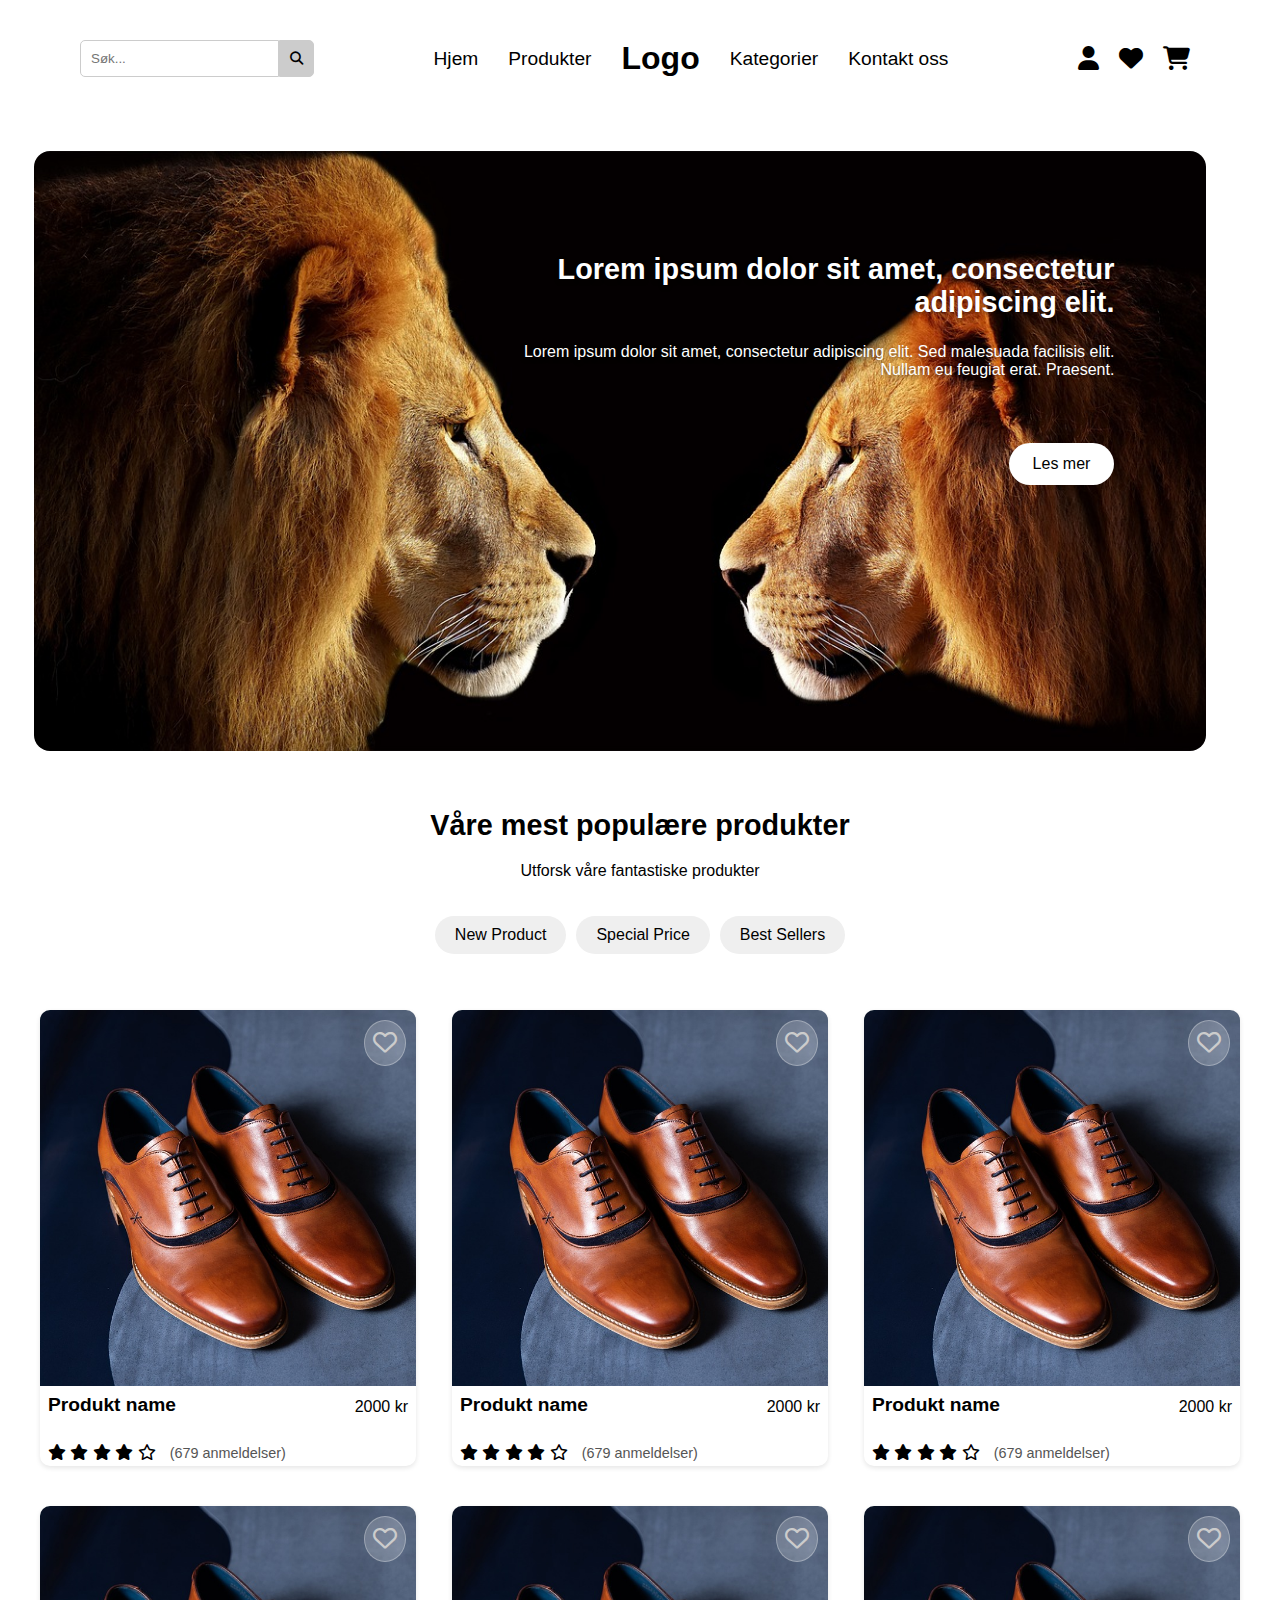
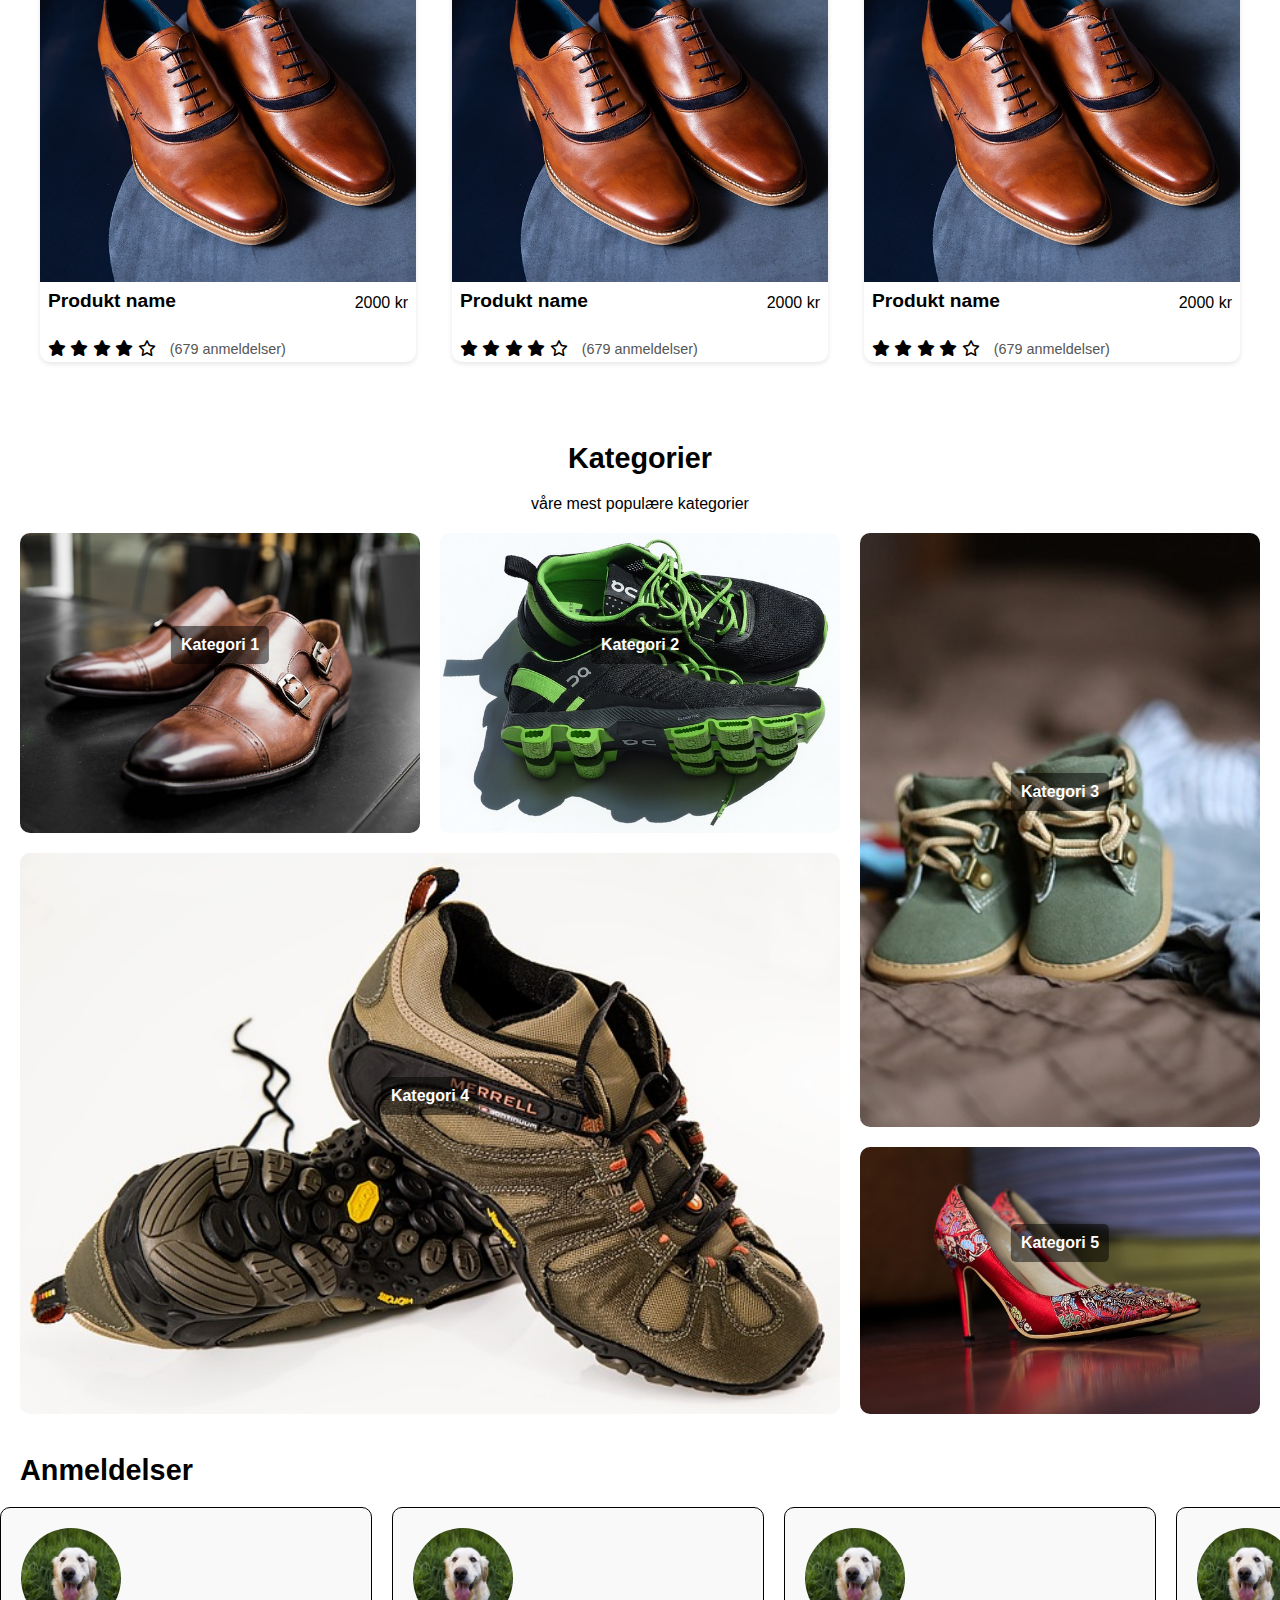
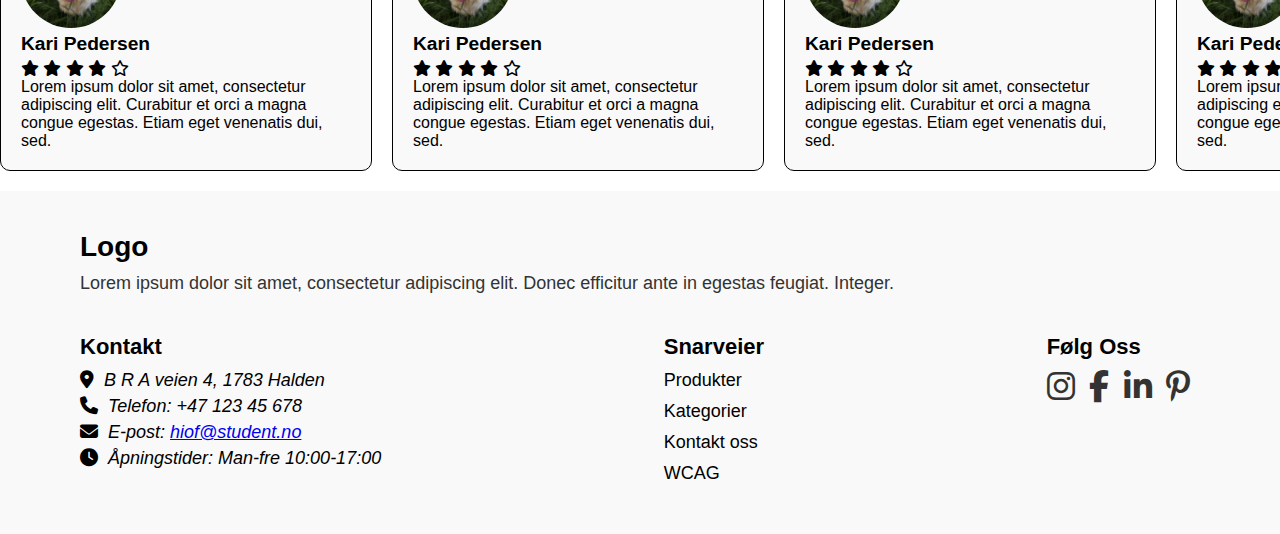
<file: index.html>
<!DOCTYPE html>
<html lang="nb">
<head>
    <meta charset="UTF-8">
    <meta name="viewport" content="width=device-width, initial-scale=1.0">
    <title>Hovedside</title>
    <link href="ikoner/css/fontawesome.css" rel="stylesheet" >
    <link href="ikoner/css/brands.css" rel="stylesheet" >
    <link href="ikoner/css/solid.css" rel="stylesheet" >
    <link href="ikoner/css/regular.css" rel="stylesheet" >
    <link rel="stylesheet" href="CSS/style.css"> 
    
</head>
<body>
    <header class="global-header">
        <nav class="navbar" aria-label="Hovedmeny"> 

            <!-- Søkeboks -->
            <form action="#" method="get" class="search-box">
                <input type="text" name="search" placeholder="Søk...">
                <button type="submit" aria-label="Søk"><i class="fas fa-search"></i></button>
            </form>
            
            
                           
            <!-- Navigasjonslenker -->
            <ul class="nav-links" aria-label="Navigasjonslenker">
                <li><a href="index.html" aria-label="Gå til Hjem">Hjem</a></li>
                <li><a href="#produkter" aria-label="Gå til Produkter">Produkter</a></li> 
                <!-- Logo -->
                <li class="logo"><a href="index.html" class="nav-logo" aria-label="Gå til Hovedsiden">Logo</a></li>
                <li><a href="#kategorier" aria-label="Gå til Kategorier">Kategorier</a></li> 
                <li><a href="#kontakt" aria-label="Gå til Kontakt oss">Kontakt oss</a></li> 
            </ul>

            <!-- Ikoner -->
            <ul class="nav-icons" aria-label="Profil og handlekurv">
                <li><a href="#" aria-label="Profil"><i class="fas fa-user"></i></a></li>
                <li><a href="#" aria-label="Ønskeliste"><i class="fas fa-heart"></i></a></li>
                <li><a href="checkout.html" aria-label="Handlekurv"><i class="fas fa-shopping-cart"></i></a></li>
            </ul>
        </nav>
    </header>

    <!--Hovedinholdet-->

    <main>

        <!--Mine Seksjoner-->
    
        <!--Seksjon 1(Banner)-->
        <section id="slider-banner" aria-label="Banner"> 
            <div class="banner-container">
                <article class="slide-banner">
                    <img src="images/lion-bannerBilde-index.jpg" alt="Bannerbildet:To løver i profil som ser på hverandre med en mørk bakgrunn. Begge har kraftige manker som er godt opplyst."> <!--Bildet er tatt av Three-shots fra Pixabay-->
                    <section class="slide-content-banner" aria-label="Bannerinnhold">
                        <h2>Lorem ipsum dolor sit amet, consectetur adipiscing elit.</h2>
                        <p>Lorem ipsum dolor sit amet, consectetur adipiscing elit. Sed malesuada facilisis elit. Nullam eu feugiat erat. Praesent.</p>
                        <a href="#" class="les-mer-knapp" aria-label="Les mer knapp">Les mer</a>
                    </section>
                </article>
                <article class="slide-banner">
                    <img src="images/lion-bannerBilde-index.jpg" alt="Bannerbildet:To løver i profil som ser på hverandre med en mørk bakgrunn. Begge har kraftige manker som er godt opplyst."> <!--Bildet er tatt av Three-shots fra Pixabay-->
                    <section class="slide-content-banner" aria-label="Bannerinnhold">
                        <h2>Lorem ipsum dolor sit amet, consectetur adipiscing elit.</h2>
                        <p>Lorem ipsum dolor sit amet, consectetur adipiscing elit. Sed malesuada facilisis elit. Nullam eu feugiat erat. Praesent.</p>
                        <a href="#" class="les-mer-knapp" aria-label="Les mer knapp">Les mer</a>
                    </section>
                </article>
                <article class="slide-banner">
                    <img src="images/lion-bannerBilde-index.jpg" alt="Bannerbildet:To løver i profil som ser på hverandre med en mørk bakgrunn. Begge har kraftige manker som er godt opplyst."> <!--Bildet er tatt av Three-shots fra Pixabay-->
                    <section class="slide-content-banner" aria-label="Bannerinnhold">
                        <h2>Lorem ipsum dolor sit amet, consectetur adipiscing elit.</h2>
                        <p>Lorem ipsum dolor sit amet, consectetur adipiscing elit. Sed malesuada facilisis elit. Nullam eu feugiat erat. Praesent.</p>
                        <a href="#" class="les-mer-knapp" aria-label="Les mer knapp">Les mer</a>
                    </section>
                </article>
            </div>
        </section>
        <!--Seksjon 2 (Våre mest populære produkter):-->
        <section id="produkter" aria-label="Våre mest populære produkter">
            <header class="header-index">
                <h2>Våre mest populære produkter</h2>
                <p>Utforsk våre fantastiske produkter</p>

                <nav aria-label="Produktfiltrering">
                    <ul class="filter-knapper">
                        <li><button type="button">New Product</button></li>
                        <li><button type="button">Special Price</button></li>
                        <li><button type="button">Best Sellers</button></li>
                    </ul>
                </nav>
            </header>
            <div class="produkt-liste" aria-label="Produktbeskrivelse">
                <article class="produkt-kort"aria-label="Produktkort">
                    <img src="images/sko-produktBilde-index.jpg" alt="Et par brune skinnsko med svarte detaljer, plassert på en mørk bakgrunn."><!--Bildet er tatt av Mike Tyler fra Pixabay-->
                    <button class="hjerte-ikon" aria-label="Legg til i favoritter">
                        <i class="fa-regular fa-heart"></i>
                    </button>
                    <section class="produkt-beskrivelse" aria-label="Produktbeskrivelse">
                        <a href="produkt.html" aria-label="Se detaljer for Produkt name"><h3>Produkt name</h3></a>
                        <p class="pris">2000 kr</p>
                        <p class="anmeldelser-produkt">
                            <span class="stjerner" aria-label="4 av 5 stjerner">
                                <i class="fa-solid fa-star"></i>
                                <i class="fa-solid fa-star"></i>
                                <i class="fa-solid fa-star"></i>
                                <i class="fa-solid fa-star"></i>
                                <i class="fa-regular fa-star"></i>
                            </span>
                            <span class="antall-anmeldelser">(679 anmeldelser)</span>
                        </p>
                    </section>
                </article>
                <article class="produkt-kort"aria-label="Produktkort">
                    <img src="images/sko-produktBilde-index.jpg" alt="Et par brune skinnsko med svarte detaljer, plassert på en mørk bakgrunn."><!--Bildet er tatt av Mike Tyler fra Pixabay-->
                    <button class="hjerte-ikon" aria-label="Legg til i favoritter">
                        <i class="fa-regular fa-heart"></i>
                    </button>
                    <section class="produkt-beskrivelse" aria-label="Produktbeskrivelse">
                        <a href="produkt.html" aria-label="Se detaljer for Produkt name"><h3>Produkt name</h3></a>
                        <p class="pris">2000 kr</p>
                        <p class="anmeldelser-produkt">
                            <span class="stjerner" aria-label="4 av 5 stjerner">
                                <i class="fa-solid fa-star"></i>
                                <i class="fa-solid fa-star"></i>
                                <i class="fa-solid fa-star"></i>
                                <i class="fa-solid fa-star"></i>
                                <i class="fa-regular fa-star"></i>
                            </span>
                            <span class="antall-anmeldelser">(679 anmeldelser)</span>
                        </p>
                    </section>
                </article>
                <article class="produkt-kort"aria-label="Produktkort">
                    <img src="images/sko-produktBilde-index.jpg" alt="Et par brune skinnsko med svarte detaljer, plassert på en mørk bakgrunn."><!--Bildet er tatt av Mike Tyler fra Pixabay-->
                    <button class="hjerte-ikon" aria-label="Legg til i favoritter">
                        <i class="fa-regular fa-heart"></i>
                    </button>
                    <section class="produkt-beskrivelse" aria-label="Produktbeskrivelse">
                        <a href="produkt.html" aria-label="Se detaljer for Produkt name"><h3>Produkt name</h3></a>
                        <p class="pris">2000 kr</p>
                        <p class="anmeldelser-produkt">
                            <span class="stjerner" aria-label="4 av 5 stjerner">
                                <i class="fa-solid fa-star"></i>
                                <i class="fa-solid fa-star"></i>
                                <i class="fa-solid fa-star"></i>
                                <i class="fa-solid fa-star"></i>
                                <i class="fa-regular fa-star"></i>
                            </span>
                            <span class="antall-anmeldelser">(679 anmeldelser)</span>
                        </p>
                    </section>
                </article>
                <article class="produkt-kort"aria-label="Produktkort">
                    <img src="images/sko-produktBilde-index.jpg" alt="Et par brune skinnsko med svarte detaljer, plassert på en mørk bakgrunn."><!--Bildet er tatt av Mike Tyler fra Pixabay-->
                    <button class="hjerte-ikon" aria-label="Legg til i favoritter">
                        <i class="fa-regular fa-heart"></i>
                    </button>
                    <section class="produkt-beskrivelse" aria-label="Produktbeskrivelse">
                        <a href="produkt.html" aria-label="Se detaljer for Produkt name"><h3>Produkt name</h3></a>
                        <p class="pris">2000 kr</p>
                        <p class="anmeldelser-produkt">
                            <span class="stjerner" aria-label="4 av 5 stjerner">
                                <i class="fa-solid fa-star"></i>
                                <i class="fa-solid fa-star"></i>
                                <i class="fa-solid fa-star"></i>
                                <i class="fa-solid fa-star"></i>
                                <i class="fa-regular fa-star"></i>
                            </span>
                            <span class="antall-anmeldelser">(679 anmeldelser)</span>
                        </p>
                    </section>
                </article>
                <article class="produkt-kort"aria-label="Produktkort">
                    <img src="images/sko-produktBilde-index.jpg" alt="Et par brune skinnsko med svarte detaljer, plassert på en mørk bakgrunn."><!--Bildet er tatt av Mike Tyler fra Pixabay-->
                    <button class="hjerte-ikon" aria-label="Legg til i favoritter">
                        <i class="fa-regular fa-heart"></i>
                    </button>
                    <section class="produkt-beskrivelse" aria-label="Produktbeskrivelse">
                        <a href="produkt.html" aria-label="Se detaljer for Produkt name"><h3>Produkt name</h3></a>
                        <p class="pris">2000 kr</p>
                        <p class="anmeldelser-produkt">
                            <span class="stjerner" aria-label="4 av 5 stjerner">
                                <i class="fa-solid fa-star"></i>
                                <i class="fa-solid fa-star"></i>
                                <i class="fa-solid fa-star"></i>
                                <i class="fa-solid fa-star"></i>
                                <i class="fa-regular fa-star"></i>
                            </span>
                            <span class="antall-anmeldelser">(679 anmeldelser)</span>
                        </p>
                    </section>
                </article>
                <article class="produkt-kort"aria-label="Produktkort">
                    <img src="images/sko-produktBilde-index.jpg" alt="Et par brune skinnsko med svarte detaljer, plassert på en mørk bakgrunn."><!--Bildet er tatt av Mike Tyler fra Pixabay-->
                    <button class="hjerte-ikon" aria-label="Legg til i favoritter">
                        <i class="fa-regular fa-heart"></i>
                    </button>
                    <section class="produkt-beskrivelse" aria-label="Produktbeskrivelse">
                        <a href="produkt.html" aria-label="Se detaljer for Produkt name"><h3>Produkt name</h3></a>
                        <p class="pris">2000 kr</p>
                        <p class="anmeldelser-produkt">
                            <span class="stjerner" aria-label="4 av 5 stjerner">
                                <i class="fa-solid fa-star"></i>
                                <i class="fa-solid fa-star"></i>
                                <i class="fa-solid fa-star"></i>
                                <i class="fa-solid fa-star"></i>
                                <i class="fa-regular fa-star"></i>
                            </span>
                            <span class="antall-anmeldelser">(679 anmeldelser)</span>
                        </p>
                    </section>
                </article>
            </div>
        </section> 

        <!--Seksjon 3 (Våre med populære kategorier):-->
        <section id="kategorier" aria-label="Populære kategorier"> 
            <header class="header-index">
                <h2>Kategorier</h2>
                <p>våre mest populære kategorier</p>
            </header>
            <div class="kategori-liste" aria-label="Liste over kategorier">
                <ul>
                    <li class="kategori-1">
                        <a href="#">
                        <figure>
                            <img src="images/kategoribilde-1-index.jpg" alt="Brune skinnsko med dobbel spenne, plassert på et bord."><!--Bildet er tatt av thanh tung fra Pixabay-->
                            <figcaption>Kategori 1</figcaption>
                        </figure>
                        </a>
                    </li>
                    <li class="kategori-2">
                        <a href="#">
                        <figure>
                            <img src="images/kategoribilde-2-index.jpg" alt="Svarte løpesko med grønne detaljer og tykke såler, lagt side om side."><!--Bildet er tatt av Hans fra Pixabay-->
                            <figcaption>Kategori 2</figcaption>
                        </figure>
                        </a>
                    </li>
                    <li class="kategori-3">
                        <a href="#">
                        <figure>
                            <img src="images/kategoribilde-3-index.jpg" alt="Grønne babysko med lisser, plassert på en seng sammen med barneklær."><!--Bildet er tatt av Sebastian fra Pixabay-->
                            <figcaption>Kategori 3</figcaption>
                        </figure>
                        </a>
                    </li>
                    <li class="kategori-4">
                        <a href="#">
                        <figure>
                            <img src="images/kategoribilde-4-index.jpg" alt="Et par solide tursko med mørkegrønne og svarte detaljer, lagt oppå hverandre."><!--Bildet er tatt av Steve Buissinne fra Pixabay-->
                            <figcaption>Kategori 4</figcaption>
                        </figure>
                        </a>
                    </li>
                    <li class="kategori-5">
                        <a href="#">
                        <figure>
                            <img src="images/kategoribilde-5-index.jpg" alt="Røde høyhælte sko med blomstrete mønster, plassert på et gulv."><!-- Bildet er tatt av Pexels fra Pixabay-->
                            <figcaption>Kategori 5</figcaption>
                        </figure>
                        </a>
                    </li>
                </ul>
            </div>
            
        </section> 

        <section id="anmeldelser"><!--Seksjon 4 (Anmeldelser):-->
            <header>
                <h2>Anmeldelser</h2>
            </header>
            <div class="anmeldelse-container">
                <article class="anmeldelse" aria-label="Anmeldelse av Kari Pedersen">
                    <figure>
                        <img src="images/profilbilde-slider-index.jpg" alt="En hund som sitter i høyt gress med tungen ute."> <!--Bildet er tatt av Veronica Bosley fra Pixabay-->
                    </figure>
                    <h4>Kari Pedersen</h4>
                    <p class="anmeldelser-stjerner">
                        <span class="stjerner" aria-label="4 av 5 stjerner">
                            <i class="fa-solid fa-star"></i>
                            <i class="fa-solid fa-star"></i>
                            <i class="fa-solid fa-star"></i>
                            <i class="fa-solid fa-star"></i>
                            <i class="fa-regular fa-star"></i>
                        </span>
                    </p>
                    <p class="anmelsense-tekst">Lorem ipsum dolor sit amet, consectetur adipiscing elit. Curabitur et orci a magna congue egestas. Etiam eget venenatis dui, sed.</p>                
                </article>
                <article class="anmeldelse">
                    <figure>
                        <img src="images/profilbilde-slider-index.jpg" alt="En hund som sitter i høyt gress med tungen ute."> <!--Bildet er tatt av Veronica Bosley fra Pixabay-->
                    </figure>
                    <h4>Kari Pedersen</h4>
                    <p class="anmeldelser-stjerner">
                        <span class="stjerner" aria-label="4 av 5 stjerner">
                            <i class="fa-solid fa-star"></i>
                            <i class="fa-solid fa-star"></i>
                            <i class="fa-solid fa-star"></i>
                            <i class="fa-solid fa-star"></i>
                            <i class="fa-regular fa-star"></i>
                        </span>
                    </p>
                    <p class="anmelsense-tekst">Lorem ipsum dolor sit amet, consectetur adipiscing elit. Curabitur et orci a magna congue egestas. Etiam eget venenatis dui, sed.</p>                
                </article>
                <article class="anmeldelse">
                    <figure>
                        <img src="images/profilbilde-slider-index.jpg" alt="En hund som sitter i høyt gress med tungen ute."> <!--Bildet er tatt av Veronica Bosley fra Pixabay-->
                    </figure>
                    <h4>Kari Pedersen</h4>
                    <p class="anmeldelser-stjerner">
                        <span class="stjerner" aria-label="4 av 5 stjerner">
                            <i class="fa-solid fa-star"></i>
                            <i class="fa-solid fa-star"></i>
                            <i class="fa-solid fa-star"></i>
                            <i class="fa-solid fa-star"></i>
                            <i class="fa-regular fa-star"></i>
                        </span>
                    </p>
                    <p class="anmelsense-tekst">Lorem ipsum dolor sit amet, consectetur adipiscing elit. Curabitur et orci a magna congue egestas. Etiam eget venenatis dui, sed.</p>                
                </article>
                <article class="anmeldelse">
                    <figure>
                        <img src="images/profilbilde-slider-index.jpg" alt="En hund som sitter i høyt gress med tungen ute."> <!--Bildet er tatt av Veronica Bosley fra Pixabay-->
                    </figure>
                    <h4>Kari Pedersen</h4>
                    <p class="anmeldelser-stjerner">
                        <span class="stjerner" aria-label="4 av 5 stjerner">
                            <i class="fa-solid fa-star"></i>
                            <i class="fa-solid fa-star"></i>
                            <i class="fa-solid fa-star"></i>
                            <i class="fa-solid fa-star"></i>
                            <i class="fa-regular fa-star"></i>
                        </span>
                    </p>
                    <p class="anmelsense-tekst">Lorem ipsum dolor sit amet, consectetur adipiscing elit. Curabitur et orci a magna congue egestas. Etiam eget venenatis dui, sed.</p>                
                </article>
                <article class="anmeldelse">
                    <figure>
                        <img src="images/profilbilde-slider-index.jpg" alt="En hund som sitter i høyt gress med tungen ute."> <!--Bildet er tatt av Veronica Bosley fra Pixabay-->
                    </figure>
                    <h4>Kari Pedersen</h4>
                    <p class="anmeldelser-stjerner">
                        <span class="stjerner" aria-label="4 av 5 stjerner">
                            <i class="fa-solid fa-star"></i>
                            <i class="fa-solid fa-star"></i>
                            <i class="fa-solid fa-star"></i>
                            <i class="fa-solid fa-star"></i>
                            <i class="fa-regular fa-star"></i>
                        </span>
                    </p>
                    <p class="anmelsense-tekst">Lorem ipsum dolor sit amet, consectetur adipiscing elit. Curabitur et orci a magna congue egestas. Etiam eget venenatis dui, sed.</p>                
                </article>
            </div>
        </section> 
    </main>  
    <!--Footer-->
    <footer id="kontakt">
        <!--Seksjon 1: Logo og ingress-->
         <section class="footer-logo-ingress">
            <a href="index.html" class="nav-logo"><span>Logo</span></a>
            <p>Lorem ipsum dolor sit amet, consectetur adipiscing elit. Donec efficitur ante in egestas feugiat. Integer.</p> <!--Lorem ipsum-->
         </section>
         <!--Seksjon 2: Kontakt-->
         <section class="footer-kontakt">
            <h3>Kontakt</h3>
            <address>
                <p><i class="fas fa-map-marker-alt"></i>B R A veien 4, 1783 Halden</p>
                <p><i class="fas fa-phone"></i>Telefon: +47 123 45 678</p>
                <p><i class="fas fa-envelope"></i>E-post: <a href="mailto:hiof@student.no">hiof@student.no</a></p>
                <p><i class="fas fa-clock"></i>Åpningstider: Man-fre 10:00-17:00</p>
            </address>
        </section>
         <!--Seksjon 3: Snarveier-->
         <section class="footer-snarvei"> 
            <nav class="footer-nav" aria-label="Footer Snarvei"> 
                <h3>Snarveier</h3>
                <ul>
                    <li><a href="#produkter">Produkter</a></li> 
                    <li><a href="#kategorier">Kategorier</a></li> 
                    <li><a href="#kontakt">Kontakt oss</a></li>
                    <li><a href="WCAG-sjekkliste for utfylling av tilgjengelighetserklæring for nettløsning 24.01.2024.pdf">WCAG</a></li>
                </ul>
            </nav>
         </section>
         <!--Seksjon 4: Sosiale medier se mere -->
         <section class="footer-some"> 
            <h3>Følg Oss</h3>
            <ul>
                <li>
                    <a href="https://www.instagram.com" target="_blank" aria-label="Instagram">
                        <i class="fab fa-instagram"></i> 
                    </a>
                </li>
                <li>
                    <a href="https://www.facebook.com" target="_blank" aria-label="Facebook">
                        <i class="fab fa-facebook-f"></i>
                    </a>
                </li>
                <li>
                    <a href="https://www.linkedin.com" target="_blank" aria-label="Linkedin">
                        <i class="fab fa-linkedin-in"></i>
                    </a>
                </li>
                <li>
                    <a href="https://www.pinterest.com" target="_blank" aria-label="Pintreest">
                        <i class="fab fa-pinterest-p"></i>
                    </a>  
                </li>
            </ul>
         </section>
    </footer>
</body>
</html>
</file>
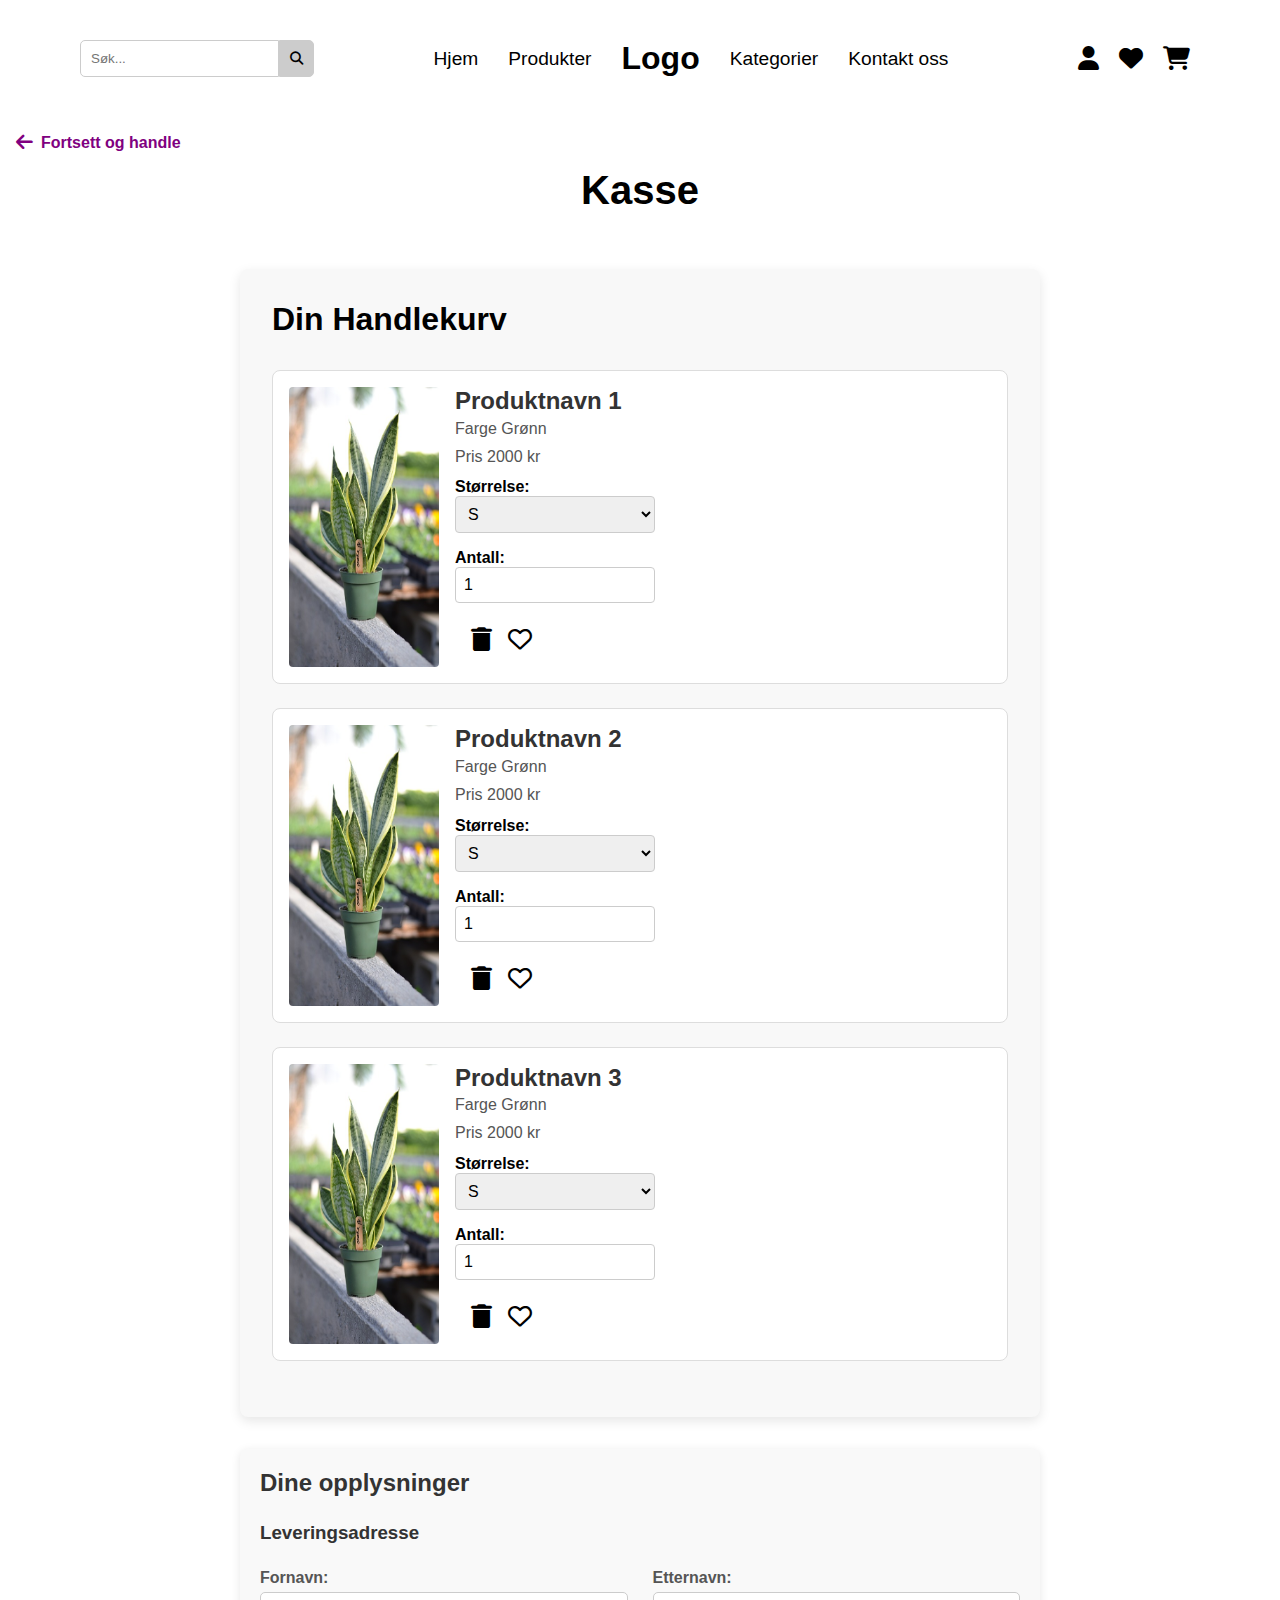
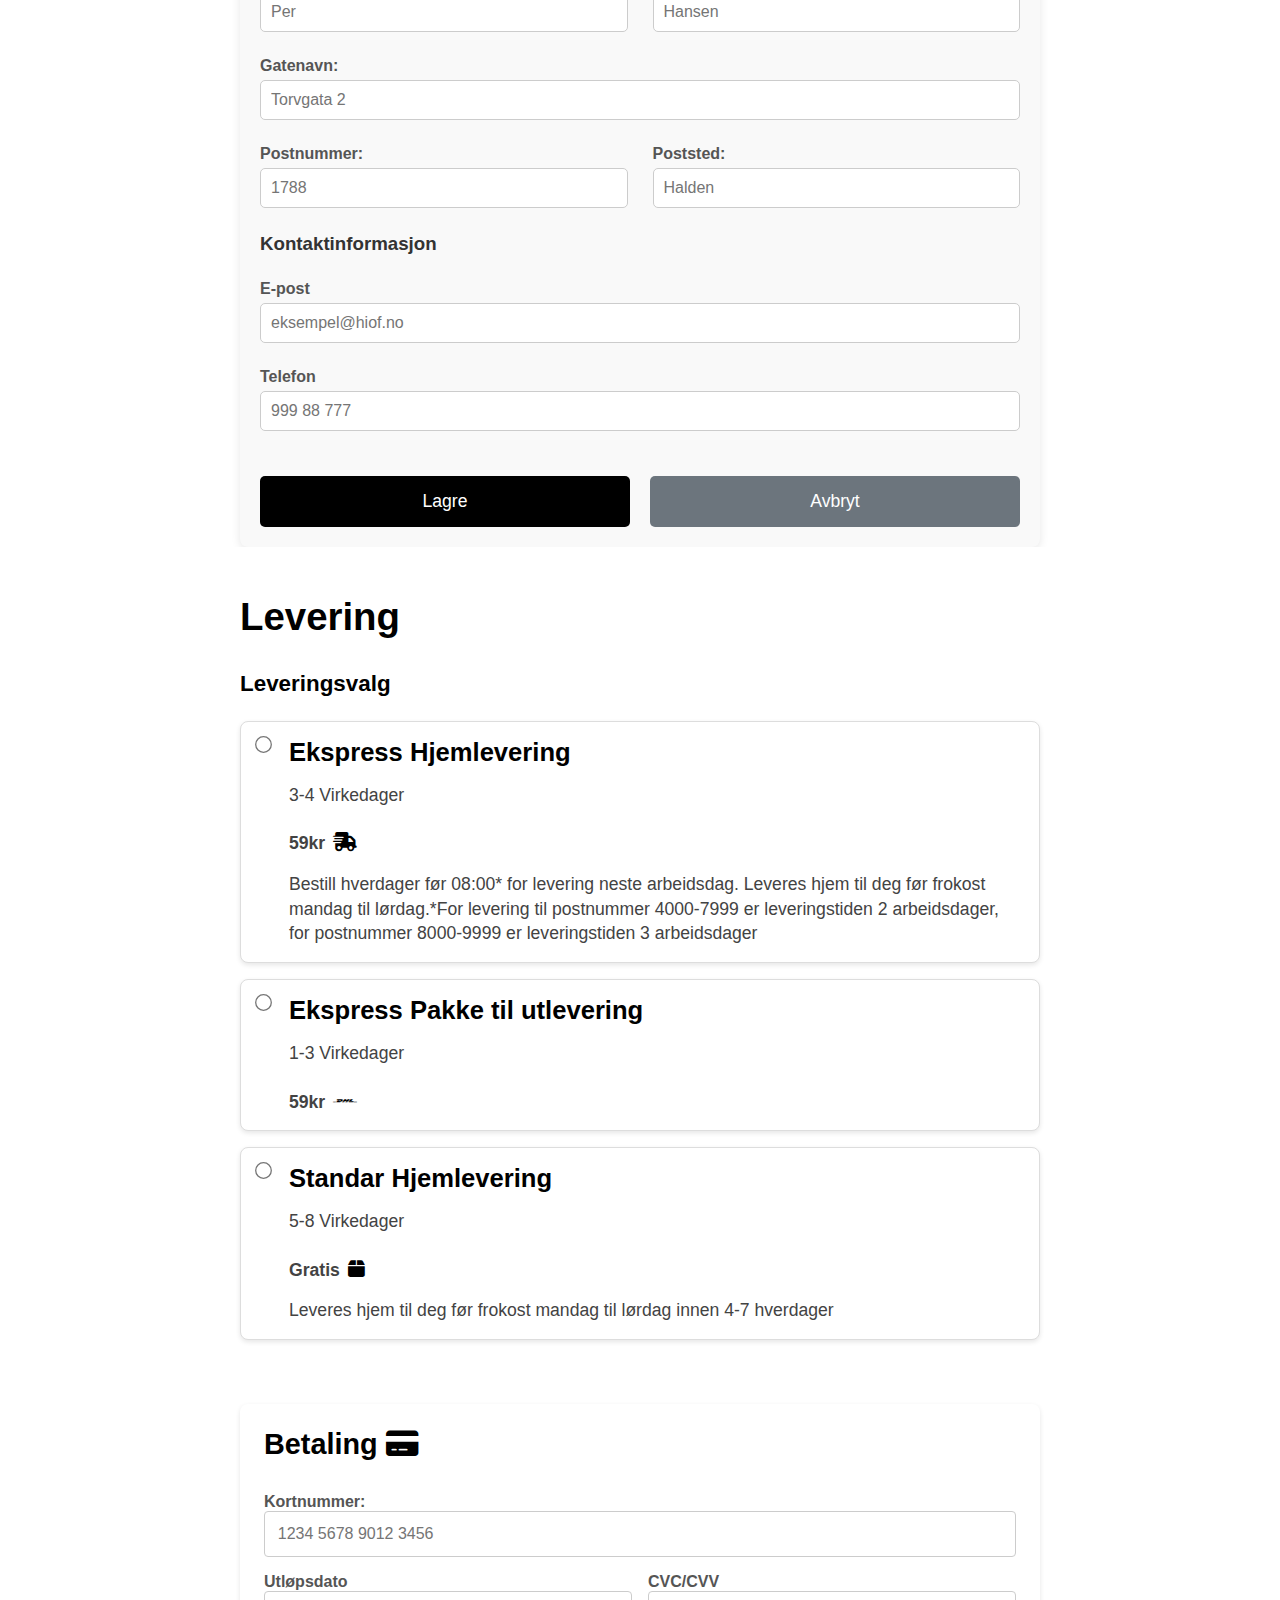
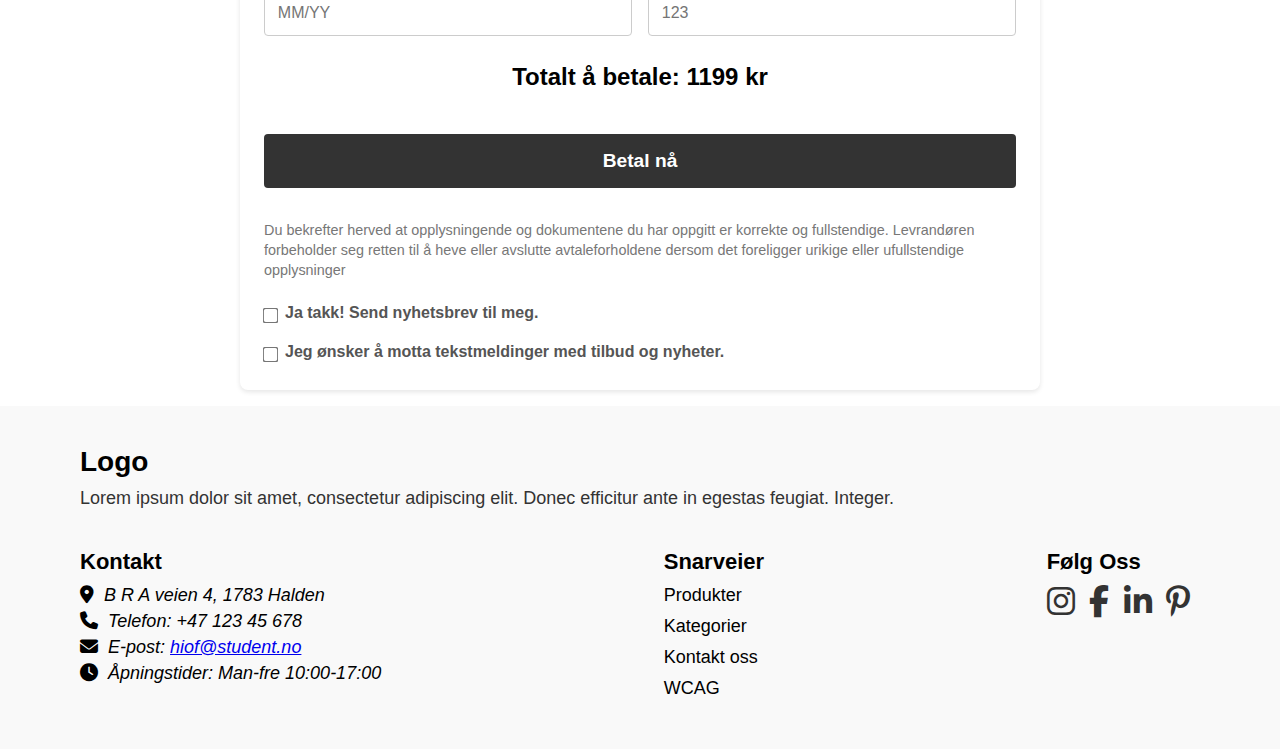
<file: checkout.html>
<!DOCTYPE html>
<html lang="nb">
<head>
    <meta charset="UTF-8">
    <meta name="viewport" content="width=device-width, initial-scale=1.0">
    <title>Handlekurv</title>
    <link href="ikoner/css/fontawesome.css" rel="stylesheet" >
    <link href="ikoner/css/brands.css" rel="stylesheet" >
    <link href="ikoner/css/solid.css" rel="stylesheet" >
    <link href="ikoner/css/regular.css" rel="stylesheet" >
    <link rel="stylesheet" href="CSS/style.css"> 
</head>
<body>
    <header>
        <nav class="navbar" aria-label="Hovedmeny"> 

            <!-- Søkeboks -->
            <form action="#" method="get" class="search-box" aria-label="Søkeboks">
                <input type="text" name="search" placeholder="Søk..." aria-label="Søk etter produkter">
                <button type="submit" aria-label="Søk"><i class="fas fa-search"></i></button>
            </form>
            
            <!-- Navigasjonslenker -->
            <ul class="nav-links" aria-label="Navigasjonslenker">
                <li><a href="index.html">Hjem</a></li>
                <li><a href="#produkter">Produkter</a></li> 
                <li class="logo"><a href="index.html" class="nav-logo" aria-label="Gå til hjem">Logo</a></li>
                <li><a href="#kategorier">Kategorier</a></li> 
                <li><a href="#kontakt">Kontakt oss</a></li> 
            </ul>

            <!-- Ikoner -->
            <ul class="nav-icons" aria-label="Navigasjonsikoner">
                <li><a href="#" aria-label="Profil"><i class="fas fa-user"></i></a></li>
                <li><a href="#" aria-label="Ønskeliste"><i class="fas fa-heart"></i></a></li>
                <li><a href="checkout.html" aria-label="Handlekurv"><i class="fas fa-shopping-cart"></i></a></li>
            </ul>
        </nav>
    </header>
    <main>
        <nav aria-label="Navigasjon tilbake">
            <a href="index.html" class="back-link" aria-label="Fortsett og handle"><i class="fa-solid fa-arrow-left"></i>Fortsett og handle</a>
        </nav>
        <h1 id="Kasse">Kasse</h1> 

        <!--Shopping bagg-->
        <div class="handlekurv-container" aria-label="Handlekurv">
            <section id="handlekurv" aria-label="Din Handlekurv">
                <h2>Din Handlekurv</h2>
                <article class="produkt-kort-checkout" aria-label="Produktkort for Produktnavn 1">
                    <figure>
                        <img src="images/produktbilde-kassesiden.jpg" alt="En grønn potteplante, med en merkelapp, plassert på en betongkant i et drivhusmiljø."> <!--Bildet er tatt av Veronica Bosley fra Pixabay-->
                        <figcaption>
                            <h3>Produktnavn 1</h3>
                            <p>Farge Grønn</p>
                            <p>Pris 2000 kr</p>
                            <label for="storelse1">Størrelse:</label>
                            <select name="storelse1" id="storelse1" aria-label="Velg størrelse for Produktnavn 1">
                                <option value="S">S</option>
                                <option value="M">M</option>
                                <option value="L">L</option>
                                <option value="XL">XL</option>
                            </select>
                            <label for="antall1">Antall:</label>
                            <input type="number" id="antall1" name="antall1" value="1" min="1" aria-label="Velg antall for Produktnavn 1">
                            <nav class="knapp-gruppe" aria-label="Produktknapper for Produktnavn 1">
                                <button class="slett-produkt" aria-label="Fjern produkt Produktnavn 1">
                                    <i class="fa-solid fa-trash"></i>
                                </button>
                                <button class="lik-produkt" aria-label="Lik produkt Produktnavn 1">
                                    <i class="fa-regular fa-heart"></i>
                                </button>
                            </nav>
                        </figcaption>
                    </figure>
                </article>

                <article class="produkt-kort-checkout" aria-label="Produktkort for Produktnavn 2">
                    <figure>
                        <img src="images/produktbilde-kassesiden.jpg" alt="En grønn potteplante, med en merkelapp, plassert på en betongkant i et drivhusmiljø."> <!--Bildet er tatt av Veronica Bosley fra Pixabay-->
                        <figcaption>
                            <h3>Produktnavn 2</h3>
                            <p>Farge Grønn</p>
                            <p>Pris 2000 kr</p>
                            <label for="storelse2">Størrelse:</label>
                            <select name="storelse2" id="storelse2" aria-label="Velg størrelse for Produktnavn 2">
                                <option value="S">S</option>
                                <option value="M">M</option>
                                <option value="L">L</option>
                                <option value="XL">XL</option>
                            </select>
                            <label for="antall1">Antall:</label>
                            <input type="number" id="antall2" name="antall2" value="1" min="1"  aria-label="Velg antall for Produktnavn 2">
                            <nav class="knapp-gruppe" aria-label="Produktknapper for Produktnavn 2">
                                <button class="slett-produkt" aria-label="Fjern produkt for Produktnavn 2">
                                    <i class="fa-solid fa-trash"></i>
                                </button>
                                <button class="lik-produkt" aria-label="Lik produkt Produktnavn 1">
                                    <i class="fa-regular fa-heart"></i>
                                </button>
                            </nav>
                        </figcaption>
                    </figure>
                </article>

                <article class="produkt-kort-checkout" aria-label="Produktkort for Produktnavn 3">
                    <figure>
                        <img src="images/produktbilde-kassesiden.jpg" alt="En grønn potteplante, med en merkelapp, plassert på en betongkant i et drivhusmiljø."> <!--Bildet er tatt av Veronica Bosley fra Pixabay-->
                        <figcaption>
                            <h3>Produktnavn 3</h3>
                            <p>Farge Grønn</p>
                            <p>Pris 2000 kr</p>
                            <label for="storelse3">Størrelse:</label>
                            <select name="storelse3" id="storelse3" aria-label="Velg størrelse for Produktnavn 3">
                                <option value="S">S</option>
                                <option value="M">M</option>
                                <option value="L">L</option>
                                <option value="XL">XL</option>
                            </select>
                            <label for="antall3">Antall:</label>
                            <input type="number" id="antall3" name="antall3" value="1" min="1" aria-label="Velg antall for Produktnavn 3">
                            <nav class="knapp-gruppe" aria-label="Produktknapper for Produktnavn 3">
                                <button class="slett-produkt" aria-label="Fjern produkt Produktnavn 3">
                                    <i class="fa-solid fa-trash"></i>
                                </button>
                                <button class="lik-produkt" aria-label="Lik produkt Produktnavn 3">
                                    <i class="fa-regular fa-heart"></i>
                                </button>
                            </nav>
                        </figcaption>
                    </figure>
                </article>
            </section>
        </div>

        <section id="personoplysninger" aria-label="Personopplysninger">
            <form action="#" method="post" aria-label="Personlig informasjon">
                <h2>Dine opplysninger</h2>
                <h3>Leveringsadresse</h3>

                <fieldset class="input-grupe fornavn">
                    <label for="fornavn">Fornavn:</label>
                    <input type="text" id="fornavn" name="fornavn" placeholder="Per" required aria-label="Skriv inn fornavn">
                </fieldset>
                <fieldset class="input-grupe etternav">
                    <label for="etternavn">Etternavn:</label>
                    <input type="text" id="etternavn" name="etternavn" placeholder="Hansen" required aria-label="Skriv inn etternavn">
                </fieldset>
                <fieldset class="input-grupe adresse">
                    <label for="adresse">Gatenavn:</label>
                    <input type="text" id="adresse" name="adresse" placeholder="Torvgata 2" required aria-label="Skriv inn gatenavn">
                </fieldset>
                <fieldset class="input-grupe postnummer">
                    <label for="postnummer">Postnummer:</label>
                    <input type="text" id="postnummer" name="postnummer" placeholder="1788" required pattern="[0-9]{4}" aria-label="Skriv inn postnummer"> <!--https://stackoverflow.com/questions/23676778/what-html5-form-attribute-should-be-used-for-a-zipcode#:~:text=You%20can%20use%20simply%20%3Clabel%3EZIP%20Code%3C%2Flabel%3E%20%3Cinput%20type%3D%22text%22,country%20different%20schemes%20for%20zip%20codes%20are%20used%21-->
                </fieldset>
                <fieldset class="input-grupe poststed">
                    <label for="poststed">Poststed:</label>
                    <input type="text" id="poststed" name="poststed" placeholder="Halden" required aria-label="Skriv inn poststed">
                </fieldset>
                <h3>Kontaktinformasjon</h3>
                <fieldset class="input-grupe email">
                    <label for="email">E-post</label>
                    <input type="email" name="email" id="email" placeholder="eksempel@hiof.no" pattern="[a-z0-9._%+\-]+@[a-z0-9.\-]+\.[a-z]{2,}$" required aria-label="Skriv inn e-postadresse"><!--https://www.w3schools.com/TAGS/att_input_pattern.asp-->
                </fieldset>
                <fieldset class="input-grupe telefon">
                    <label for="telefon">Telefon</label>
                    <input type="tel" id="telefon" name="telefon" placeholder="999 88 777" pattern="[0-9]{3}-[0-9]{2}-[0-9]{3}" required aria-label="Skriv inn telefonnummer">  <!--https://www.w3schools.com/Tags/att_input_type_tel.asp-->
                </fieldset>
                <fieldset class="knapper-input">
                    <button type="submit" aria-label="Lagre informasjon">Lagre</button>
                    <button type="reset" aria-label="Avbryt">Avbryt</button>
                </fieldset>
            </form>
        </section>
        <section id="levering">
            <form action="#" method="post">
                <h2>Levering</h2>
                <h3>Leveringsvalg</h3>
        
                <div class="leveringsalternativer">
                    <input type="radio" name="levering" value="ekspress-hjem" id="ekspress-hjem" required>
                    <label for="ekspress-hjem">Ekspress Hjemlevering</label>
                    <p>3-4 Virkedager</p>
                    <p class="fraktpris">59kr <span><i class="fa-solid fa-truck-fast"></i></span></p>
                    <p>Bestill hverdager før 08:00* for levering neste arbeidsdag. Leveres hjem til deg før frokost mandag til lørdag.*For levering til postnummer 4000-7999 er leveringstiden 2 arbeidsdager, for postnummer 8000-9999 er leveringstiden 3 arbeidsdager</p>
                </div>
        
                <div class="leveringsalternativer">
                    <input type="radio" name="levering" value="ekspress-utlevering" id="ekspress-utlevering">
                    <label for="ekspress-utlevering">Ekspress Pakke til utlevering</label>
                    <p>1-3 Virkedager</p>
                    <p class="fraktpris">59kr <span><i class="fa-brands fa-dhl"></i></span></p>
                </div>
        
                <div class="leveringsalternativer">
                    <input type="radio" name="levering" value="standar-hjem" id="standar-hjem">
                    <label for="standar-hjem">Standar Hjemlevering</label><p>5-8 Virkedager</p>
                    <p class="fraktpris">Gratis <span><i class="fa-solid fa-box"></i></span></p>
                    <p>Leveres hjem til deg før frokost mandag til lørdag innen 4-7 hverdager</p>
                </div>
            </form>
        </section>
        <section id="betaling">
            
            <form action="#" method="post">
                <h2>Betaling <span><i class="fa-solid fa-credit-card"></i></span></h2>
                <div class="betaling-grid">
                    <fieldset class="kortnummer-field">
                        <label for="kortnummer">Kortnummer:</label>
                        <input type="text" id="kortnummer" inputmode="numeric" placeholder="1234 5678 9012 3456" pattern="[0-9\s]{13,19}" required> <!--https://stackoverflow.com/questions/48534229/what-is-the-correct-input-type-for-credit-card-numbers-->
                    </fieldset>
                    <fieldset class="utlopsdato-field">
                        <label for="utlopsdato">Utløpsdato</label>
                        <input type="text" name="utlopsdato" id="utlopsdato" placeholder="MM/YY" pattern="(?:0[1-9]|1[0-2])/[0-9]{2}" required> <!--https://stackoverflow.com/questions/45456328/html5-pattern-for-cc-expiry-mm-yy-->
                    </fieldset>
                    <fieldset class="cvc-field">
                        <label for="cvc">CVC/CVV</label>
                        <input type="text" id="cvc" name="cvc" inputmode="numeric" placeholder="123" pattern="([0-9]|[0-9]|[0-9])" required><!--https://stackoverflow.com/questions/35054229/custom-validation-in-html5-for-numbers-cvc-cvv-->
                    </fieldset>
                </div>
                <p class="totalt-betaling">Totalt å betale: 1199 kr</p>

                <button type="submit">Betal nå</button>

                <p class="vilkar">Du bekrefter herved at opplysningende og dokumentene du har oppgitt er korrekte og fullstendige. Levrandøren forbeholder seg retten til å heve eller avslutte avtaleforholdene dersom det foreligger urikige eller ufullstendige opplysninger</p>
                
                <fieldset class="nyhetsbrev-field">
                    <input type="checkbox" name="nyhetsbrev" id="nyhetsbrev">
                    <label for="nyhetsbrev">Ja takk! Send nyhetsbrev til meg.</label>
                </fieldset>
                <fieldset class="tilbud-nyheter-field">
                    <input type="checkbox" name="tilbud-nyheter" id="tilbud-nyheter">
                    <label for="tilbud-nyheter">Jeg ønsker å motta tekstmeldinger med tilbud og nyheter.</label>
                </fieldset>
            </form>
        </section>
    </main>
    <!--Footer-->
    <footer id="kontakt">
        <!--Seksjon 1: Logo og ingress-->
         <section class="footer-logo-ingress">
            <a href="index.html" class="nav-logo" aria-label="Gå til hjem"><span>Logo</span></a>
            <p>Lorem ipsum dolor sit amet, consectetur adipiscing elit. Donec efficitur ante in egestas feugiat. Integer.</p> <!--Lorem ipsum-->
         </section>
         <!--Seksjon 2: Kontakt-->
         <section class="footer-kontakt">
            <h3>Kontakt</h3>
            <address>
                <p><i class="fas fa-map-marker-alt"></i>B R A veien 4, 1783 Halden</p>
                <p><i class="fas fa-phone"></i>Telefon: +47 123 45 678</p>
                <p><i class="fas fa-envelope"></i>E-post: <a href="mailto:hiof@student.no">hiof@student.no</a></p>
                <p><i class="fas fa-clock"></i>Åpningstider: Man-fre 10:00-17:00</p>
            </address>
        </section>
         <!--Seksjon 3: Snarveier-->
         <section class="footer-snarvei"> 
            <nav class="footer-nav" aria-label="Footer Snarvei"> 
                <h3>Snarveier</h3>
                <ul>
                    <li><a href="#produkter">Produkter</a></li> 
                    <li><a href="#kategorier">Kategorier</a></li> 
                    <li><a href="#kontakt">Kontakt oss</a></li>
                    <li><a href="WCAG-sjekkliste for utfylling av tilgjengelighetserklæring for nettløsning 24.01.2024.pdf">WCAG</a></li>
                </ul>
            </nav>
         </section>
         <!--Seksjon 4: Sosiale medier se mere -->
         <section class="footer-some" aria-label="Sosiale medier"> 
            <h3>Følg Oss</h3>
            <ul>
                <li>
                    <a href="https://www.instagram.com" target="_blank" aria-label="Instagram">
                        <i class="fab fa-instagram"></i> 
                    </a>
                </li>
                <li>
                    <a href="https://www.facebook.com" target="_blank" aria-label="Facebook">
                        <i class="fab fa-facebook-f"></i>
                    </a>
                </li>
                <li>
                    <a href="https://www.linkedin.com" target="_blank" aria-label="Linkedin">
                        <i class="fab fa-linkedin-in"></i>
                    </a>
                </li>
                <li>
                    <a href="https://www.pinterest.com" target="_blank" aria-label="Pintreest">
                        <i class="fab fa-pinterest-p"></i>
                    </a>  
                </li>
            </ul>
         </section>
    </footer>
</body>
</html>
</file>
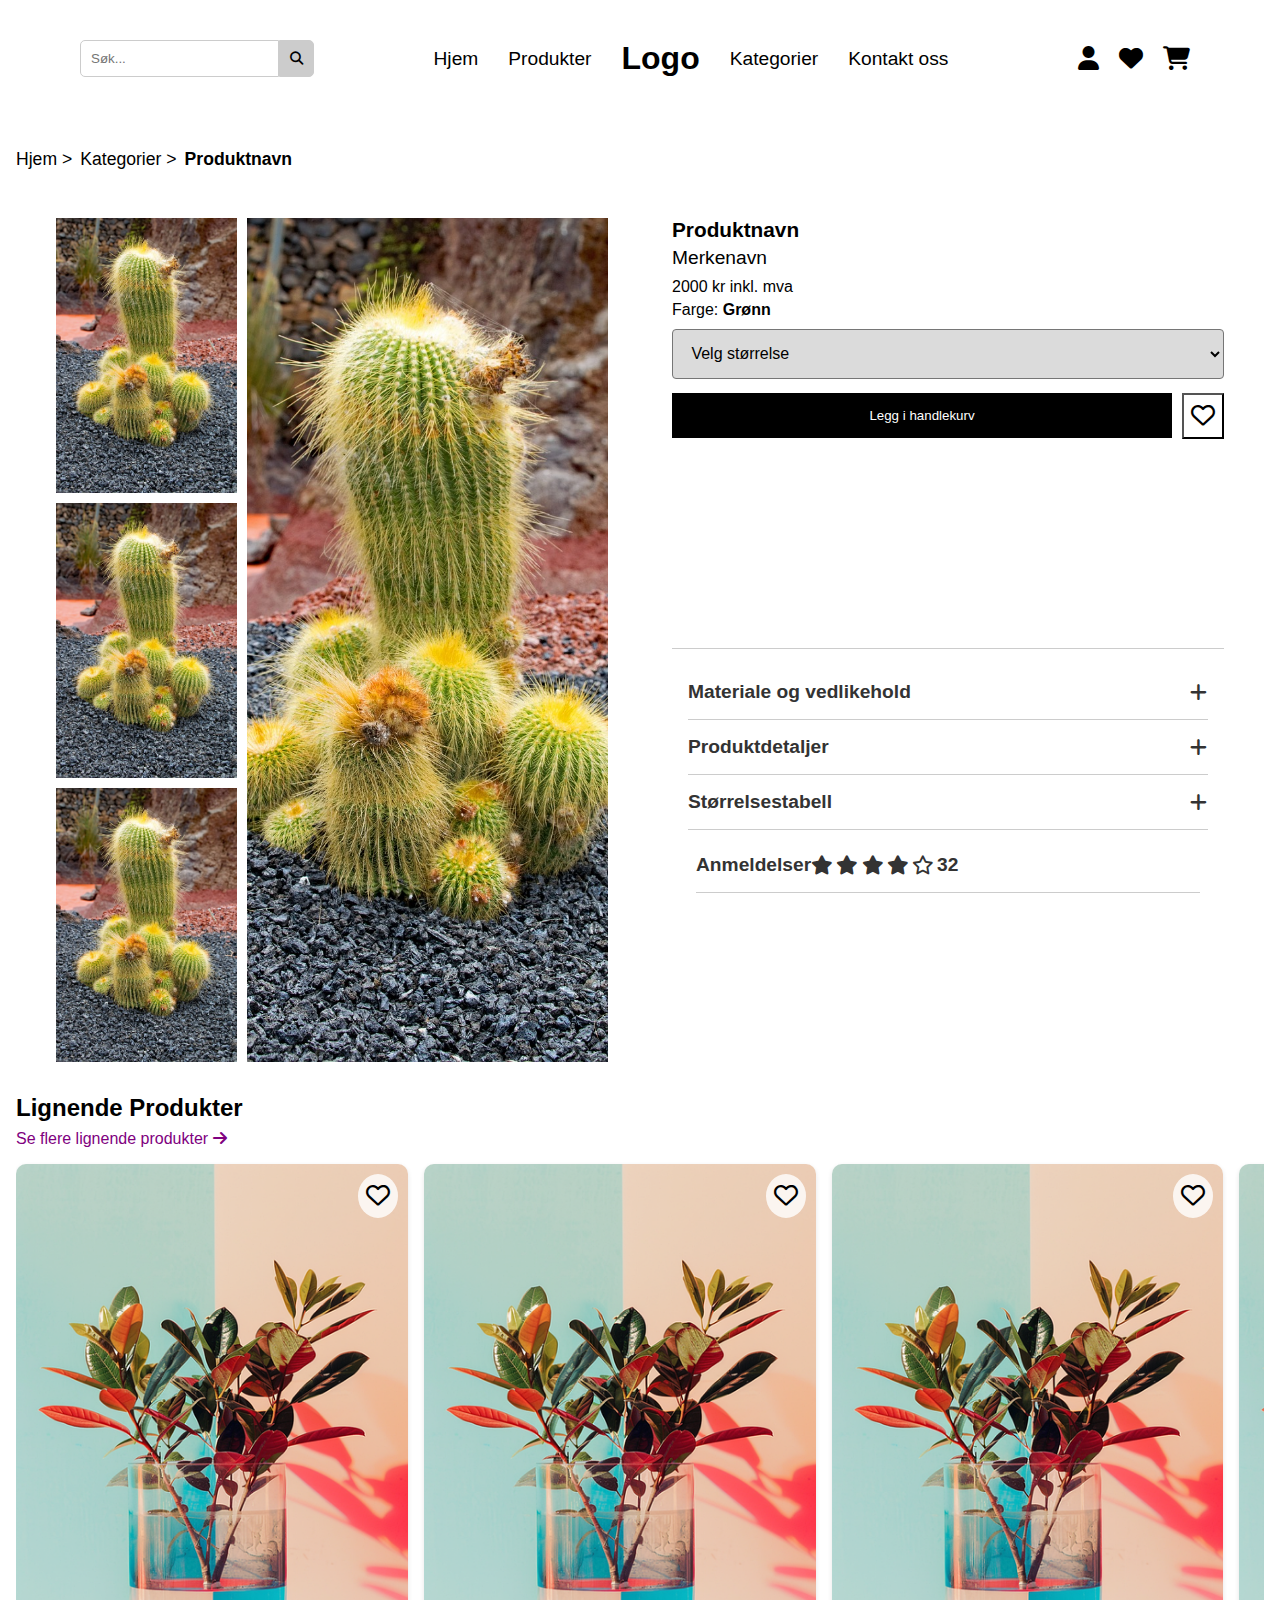
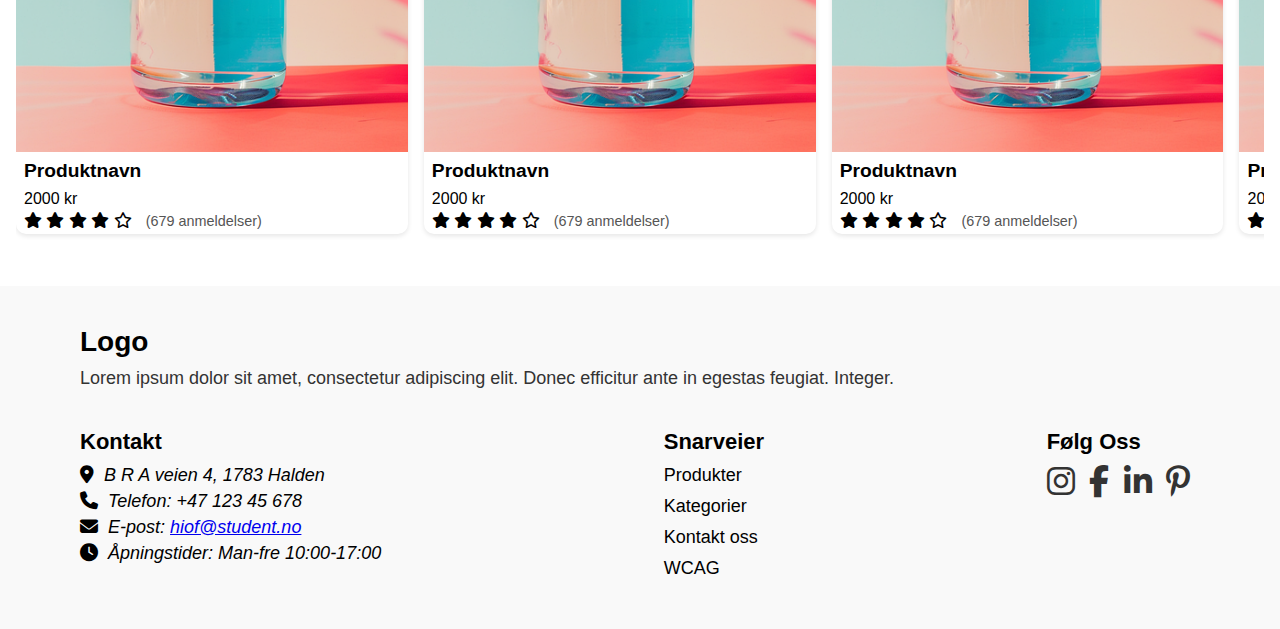
<file: produkt.html>
<!DOCTYPE html>
<html lang="nb">
<head>
    <meta charset="UTF-8">
    <meta name="viewport" content="width=device-width, initial-scale=1.0">
    <title>Produkt</title>
    <link href="ikoner/css/fontawesome.css" rel="stylesheet" >
    <link href="ikoner/css/brands.css" rel="stylesheet" >
    <link href="ikoner/css/solid.css" rel="stylesheet" >
    <link href="ikoner/css/regular.css" rel="stylesheet" >
    <link rel="stylesheet" href="CSS/style.css"> 
    
</head>
<body>
    <header class="global-header">
        <nav class="navbar" aria-label="Hovedmeny"> 

            <!-- Søkeboks -->
            <form action="#" method="get" class="search-box">
                <input type="text" name="search" placeholder="Søk...">
                <button type="submit" aria-label="Søk"><i class="fas fa-search"></i></button>
            </form>
            
            
                           
            <!-- Navigasjonslenker -->
            <ul class="nav-links">
                <li><a href="index.html" aria-label="Gå til Hjemmesiden">Hjem</a></li>
                <li><a href="index.html#produkter" aria-label="Gå til Produkter">Produkter</a></li> 
                <!-- Logo -->
                <li class="logo"><a href="index.html" class="nav-logo" aria-label="Gå til Hjemmesiden">Logo</a></li>
                <li><a href="index.html#kategorier" aria-label="Gå til Kategorier">Kategorier</a></li> 
                <li><a href="index.html#kontakt" aria-label="Gå til Kontakt oss">Kontakt oss</a></li> 
            </ul>

            <!-- Ikoner -->
            <ul class="nav-icons">
                <li><a href="#" aria-label="Profil"><i class="fas fa-user"></i></a></li>
                <li><a href="#" aria-label="Ønskeliste"><i class="fas fa-heart"></i></a></li>
                <li><a href="checkout.html" aria-label="Handlekurv"><i class="fas fa-shopping-cart"></i></a></li>
            </ul>
        </nav>
    </header>
      <!-- Brødsmulesti -->
    <nav aria-label="Brødsmulesti">
        <ol class="breadcrumb-produkt">
            <li><a href="index.html" aria-label="Gå til Hjem">Hjem ></a></li>
            <li><a href="index.html#kategorier" aria-label="Gå til Kategorier">Kategorier ></a></li>
            <li aria-current="page" class="current-page">Produktnavn</li>
        </ol>
    </nav>        
    
    <main>
         <!-- Hovedområde for produktinformasjon og bilder -->
        <div class="produkt-grid-wrapper">
            <!-- Produktbilder -->
            <section class="produkt-bilder">
                <figure class="stort-bilde">
                    <img src="images/stortproduktbilde-prodksiden.jpg" alt="Stor kaktus med gule pigger, vokser på steinete underlag."><!--Bildet er tatt av lapping fra Pixabay-->
                </figure>
                <ul class="små-bilder">
                    <li><img src="images/liteproduktbilde-produktsiden.jpg" alt="Stor kaktus med gule pigger, vokser på steinete underlag."></li><!--Bildet er tatt av lapping fra Pixabay-->
                    <li><img src="images/liteproduktbilde-produktsiden.jpg" alt="Stor kaktus med gule pigger, vokser på steinete underlag."></li><!--Bildet er tatt av lapping fra Pixabay-->
                    <li><img src="images/liteproduktbilde-produktsiden.jpg" alt="Stor kaktus med gule pigger, vokser på steinete underlag."></li><!--Bildet er tatt av lapping fra Pixabay-->
                </ul>
            </section>
            <!-- Produktinformasjon -->
            <article class="produkt-info">
                <h1>Produktnavn</h1>
                <a class="merke" href="#" aria-label="Merkenavn link">Merkenavn</a>
                <p class="pris">2000 kr inkl. mva</p>
                <p class="farge">Farge: <span>Grønn</span></p>

                <label for="storrelse"></label> 
                <select name="størrelse" id="storrelse" aria-label="Velg størrelse">
                    <option value="" disabled selected>Velg størrelse</option> <!--https://www.w3schools.com/tags/att_select_disabled.asp -->
                    <option value="small">Small</option>
                    <option value="medium">Medium</option>
                    <option value="large">Large</option>
                    <option value="xl">XL</option>
                </select>
                <div class="button-container">
                    <button type="button" class="legg-til-handlekurv" aria-label="Legg til i handlekurv">Legg i handlekurv</button>
                    <button type="button" class="lik-produkt" aria-label="Legg til i ønskeliste"><i class="fa-regular fa-heart"></i></button>
                </div>
            </article>

            <section class="produkt-ekstra-info">
                <details>
                    <summary aria-label="Materiale og vedlikehold">Materiale og vedlikehold<i class="fa-solid fa-plus"></i></summary>
                    <ul>
                        <li>Overmateriale: 95% viskose 5%elastan</li>
                        <li>Materiale emner: 100% polyester</li>
                        <li>Materiale: Jersey</li>
                    </ul>
                </details>
                <details>
                    <summary aria-label="Produktdetaljer">Produktdetaljer<i class="fa-solid fa-plus"></i></summary>
                    <p>Lorem ipsum dolor sit amet, consectetur adipiscing elit. Donec convallis metus in orci lobortis convallis. Morbi rhoncus, urna vel ultrices condimentum, felis libero vulputate velit, non iaculis felis arcu a felis. Fusce tincidunt accumsan quam, vel porttitor magna varius eu. Quisque sodales laoreet nulla.</p>
                </details>
                <details>
                    <summary aria-label="Størrelsestabell">Størrelsestabell<i class="fa-solid fa-plus"></i></summary>
                    <table>
                        <thead>
                            <tr>
                                <th>EU</th>
                                <th>INT</th>
                                <th>Brystvidde (cm)</th>
                                <th>Livvidde (cm)</th>
                                <th>Hoftevidde (cm)</th>
                            </tr>
                        </thead>
                        <tbody>
                            <tr>
                                <td>36</td>
                                <td>S</td>
                                <td>84-88</td>
                                <td>68-72</td>
                                <td>92-96</td>
                            </tr>
                            <tr>
                                <td>38</td>
                                <td>M</td>
                                <td>88-92</td>
                                <td>72-76</td>
                                <td>96-100</td>
                            </tr>
                            <tr>
                                <td>40</td>
                                <td>L</td>
                                <td>92-96</td>
                                <td>76-80</td>
                                <td>100-104</td>
                            </tr>
                            <tr>
                                <td>42</td>
                                <td>XL</td>
                                <td>96-100</td>
                                <td>80-84</td>
                                <td>104-108</td>
                            </tr>
                        </tbody>
                    </table>
                </details>
                <details class="anmeldelser-produkt">
                    <summary aria-label="Anmeldelser">
                        Anmeldelser<span class="stjerner" aria-label="4 av 5 stjerner">
                        <i class="fa-solid fa-star"></i>
                        <i class="fa-solid fa-star"></i>
                        <i class="fa-solid fa-star"></i>
                        <i class="fa-solid fa-star"></i>
                        <i class="fa-regular fa-star"></i>
                        32</span>
                    </summary>
                    <div class="anmeldelse">
                        <p>Robert labrador</p>
                        <p>2024-10-02</p>
                        <span class="stjerner" aria-label="4 av 5 stjerner">
                            <i class="fa-solid fa-star"></i>
                            <i class="fa-solid fa-star"></i>
                            <i class="fa-solid fa-star"></i>
                            <i class="fa-solid fa-star"></i>
                            <i class="fa-regular fa-star"></i>
                        </span>
                        <p>Lorem ipsum dolor sit amet, consectetur adipiscing elit. Nullam pharetra dignissim pellentesque. Aenean orci sapien, mollis in ipsum sed, bibendum vulputate ante. Sed scelerisque lacus id faucibus luctus. Aliquam erat volutpat. Praesent condimentum iaculis ante, quis commodo ligula lacinia a. Vestibulum pulvinar odio id arcu tincidunt commodo.</p>
                        </div>
                </details>
            </section>
        </div>
        <aside id="lignende-produkter">
            <header>
                <h2>Lignende Produkter</h2>
                <a href="#" aria-label="Se flere lignende produkter">Se flere lignende produkter <i class="fa-solid fa-arrow-right"></i></a>
            </header>
            <div id="slider">
                <div class="slides-produkt-liste">
                    <article class="produkt-kort"> 
                        <img src="images/lingedeproduker-produktsiden.png" alt="En glassvase fylt med vann, med greiner oppi som har grønne og rødlige blader, stående foran en tofarget bakgrunn i blått og beige."><!-- Bildet er tatt av Leighley fra Pixabay-->
                        <button class="lik-produkt-lignede-produkter" aria-label="Legg til i ønskeliste"><i class="fa-regular fa-heart"></i></button>
                        <a href="#" aria-label="Se Produktnavn"><h3>Produktnavn</h3></a>
                        <p>2000 kr</p>
                        <p class="anmeldelser-produkt">
                            <span class="stjerner" aria-label="4 av 5 stjerner">
                                <i class="fa-solid fa-star"></i>
                                <i class="fa-solid fa-star"></i>
                                <i class="fa-solid fa-star"></i>
                                <i class="fa-solid fa-star"></i>
                                <i class="fa-regular fa-star"></i>
                            </span>
                            <span class="antall-anmeldelser">(679 anmeldelser)</span>
                        </p>
                    </article>
                    <article class="produkt-kort"> 
                        <img src="images/lingedeproduker-produktsiden.png" alt="En glassvase fylt med vann, med greiner oppi som har grønne og rødlige blader, stående foran en tofarget bakgrunn i blått og beige."><!-- Bildet er tatt av Leighley fra Pixabay-->
                        <button class="lik-produkt-lignede-produkter" aria-label="Legg til i ønskeliste"><i class="fa-regular fa-heart"></i></button>
                        <a href="#" aria-label="Se Produktnavn"><h3>Produktnavn</h3></a>
                        <p>2000 kr</p>
                        <p class="anmeldelser-produkt">
                            <span class="stjerner" aria-label="4 av 5 stjerner">
                                <i class="fa-solid fa-star"></i>
                                <i class="fa-solid fa-star"></i>
                                <i class="fa-solid fa-star"></i>
                                <i class="fa-solid fa-star"></i>
                                <i class="fa-regular fa-star"></i>
                            </span>
                            <span class="antall-anmeldelser">(679 anmeldelser)</span>
                        </p>
                    </article>
                    <article class="produkt-kort"> 
                        <img src="images/lingedeproduker-produktsiden.png" alt="En glassvase fylt med vann, med greiner oppi som har grønne og rødlige blader, stående foran en tofarget bakgrunn i blått og beige."><!-- Bildet er tatt av Leighley fra Pixabay-->
                        <button class="lik-produkt-lignede-produkter" aria-label="Legg til i ønskeliste"><i class="fa-regular fa-heart"></i></button>
                        <a href="#" aria-label="Se Produktnavn"><h3>Produktnavn</h3></a>
                        <p>2000 kr</p>
                        <p class="anmeldelser-produkt">
                            <span class="stjerner" aria-label="4 av 5 stjerner">
                                <i class="fa-solid fa-star"></i>
                                <i class="fa-solid fa-star"></i>
                                <i class="fa-solid fa-star"></i>
                                <i class="fa-solid fa-star"></i>
                                <i class="fa-regular fa-star"></i>
                            </span>
                            <span class="antall-anmeldelser">(679 anmeldelser)</span>
                        </p>
                    </article>
                    <article class="produkt-kort"> 
                        <img src="images/lingedeproduker-produktsiden.png" alt="En glassvase fylt med vann, med greiner oppi som har grønne og rødlige blader, stående foran en tofarget bakgrunn i blått og beige."><!-- Bildet er tatt av Leighley fra Pixabay-->
                        <button class="lik-produkt-lignede-produkter" aria-label="Legg til i ønskeliste"><i class="fa-regular fa-heart"></i></button>
                        <a href="#" aria-label="Se Produktnavn"><h3>Produktnavn</h3></a>
                        <p>2000 kr</p>
                        <p class="anmeldelser-produkt">
                            <span class="stjerner" aria-label="4 av 5 stjerner">
                                <i class="fa-solid fa-star"></i>
                                <i class="fa-solid fa-star"></i>
                                <i class="fa-solid fa-star"></i>
                                <i class="fa-solid fa-star"></i>
                                <i class="fa-regular fa-star"></i>
                            </span>
                            <span class="antall-anmeldelser">(679 anmeldelser)</span>
                        </p>
                    </article>
                    <article class="produkt-kort"> 
                        <img src="images/lingedeproduker-produktsiden.png" alt="En glassvase fylt med vann, med greiner oppi som har grønne og rødlige blader, stående foran en tofarget bakgrunn i blått og beige."><!-- Bildet er tatt av Leighley fra Pixabay-->
                        <button class="lik-produkt-lignede-produkter" aria-label="Legg til i ønskeliste"><i class="fa-regular fa-heart"></i></button>
                        <a href="#" aria-label="Se Produktnavn"><h3>Produktnavn</h3></a>
                        <p>2000 kr</p>
                        <p class="anmeldelser-produkt">
                            <span class="stjerner" aria-label="4 av 5 stjerner">
                                <i class="fa-solid fa-star"></i>
                                <i class="fa-solid fa-star"></i>
                                <i class="fa-solid fa-star"></i>
                                <i class="fa-solid fa-star"></i>
                                <i class="fa-regular fa-star"></i>
                            </span>
                            <span class="antall-anmeldelser">(679 anmeldelser)</span>
                        </p>
                    </article>
                    <article class="produkt-kort"> 
                        <img src="images/lingedeproduker-produktsiden.png" alt="En glassvase fylt med vann, med greiner oppi som har grønne og rødlige blader, stående foran en tofarget bakgrunn i blått og beige."><!--Bildet er tatt av Leighley fra Pixabay-->
                        <button class="lik-produkt-lignede-produkter" aria-label="Legg til i ønskeliste"><i class="fa-regular fa-heart"></i></button>
                        <a href="#" aria-label="Se Produktnavn"><h3>Produktnavn</h3></a>
                        <p>2000 kr</p>
                        <p class="anmeldelser-produkt">
                            <span class="stjerner" aria-label="4 av 5 stjerner">
                                <i class="fa-solid fa-star"></i>
                                <i class="fa-solid fa-star"></i>
                                <i class="fa-solid fa-star"></i>
                                <i class="fa-solid fa-star"></i>
                                <i class="fa-regular fa-star"></i>
                            </span>
                            <span class="antall-anmeldelser">(679 anmeldelser)</span>
                        </p>
                    </article>
                    
                </div>
            </div>
        </aside>
    </main>
    <!--Footer-->
    <footer id="kontakt">
        <!--Seksjon 1: Logo og ingress-->
         <section class="footer-logo-ingress">
            <a href="index.html" class="nav-logo"><span>Logo</span></a>
            <p>Lorem ipsum dolor sit amet, consectetur adipiscing elit. Donec efficitur ante in egestas feugiat. Integer.</p> <!--Lorem ipsum-->
         </section>
         <!--Seksjon 2: Kontakt-->
         <section class="footer-kontakt">
            <h3>Kontakt</h3>
            <address>
                <p><i class="fas fa-map-marker-alt"></i>B R A veien 4, 1783 Halden</p>
                <p><i class="fas fa-phone"></i>Telefon: +47 123 45 678</p>
                <p><i class="fas fa-envelope"></i>E-post: <a href="mailto:hiof@student.no">hiof@student.no</a></p>
                <p><i class="fas fa-clock"></i>Åpningstider: Man-fre 10:00-17:00</p>
            </address>
        </section>
         <!--Seksjon 3: Snarveier-->
         <section class="footer-snarvei"> 
            <nav class="footer-nav" aria-label="Footer Snarvei">
                <h3>Snarveier</h3>
                <ul>
                    <li><a href="index.html#produkter">Produkter</a></li> 
                    <li><a href="index.html#kategorier">Kategorier</a></li> 
                    <li><a href="#kontakt">Kontakt oss</a></li>
                    <li><a href="WCAG-sjekkliste for utfylling av tilgjengelighetserklæring for nettløsning 24.01.2024.pdf">WCAG</a></li>
                </ul>
            </nav>
         </section>
         <!--Seksjon 4: Sosiale medier se mere -->
         <section class="footer-some"> 
            <h3>Følg Oss</h3>
            <ul>
                <li>
                    <a href="https://www.instagram.com" target="_blank" aria-label="Instagram">
                        <i class="fab fa-instagram"></i> 
                    </a>
                </li>
                <li>
                    <a href="https://www.facebook.com" target="_blank" aria-label="Facebook">
                        <i class="fab fa-facebook-f"></i>
                    </a>
                </li>
                <li>
                    <a href="https://www.linkedin.com" target="_blank" aria-label="Linkedin">
                        <i class="fab fa-linkedin-in"></i>
                    </a>
                </li>
                <li>
                    <a href="https://www.pinterest.com" target="_blank" aria-label="Pintreest">
                        <i class="fab fa-pinterest-p"></i>
                    </a>  
                </li>
            </ul>
         </section>
    </footer>
</body>
</html>
</file>
<file: CSS/style.css>
* {
    box-sizing: border-box;
    margin: 0;
    padding:0;
}

body {
    font-family: Arial, sans-serif;
}

/*Header*/

header{
    width: 100%;
}

.navbar {
    display: flex;
    flex-direction: column;
    align-items: center;
    padding: 20px;
}



/* Søkeboksen */

.search-box{
    display: flex;
    align-items: center;
    margin-bottom: 20px;
    width: auto;
    max-width: 400px;
}
.search-box input{
    width: 100%;
    padding: 10px;
    border: 1px solid #ccc;
    border-radius: 5px 0 0 5px ;
}

.search-box button{
    padding: 10px;
    border: 1px solid #ccc;
    background-color: #ccc;
    border-radius: 0 5px 5px 0;
    cursor: pointer;
}

/*navigasjonslenker*/
.nav-links{
    list-style: none;
    text-align: center;
    margin-bottom: 20px;
}

.nav-links li{
    margin: 10px 0;
}

.nav-links a{
    text-decoration: none;
    font-size: 1.2em;
    color: black;
}

/* Logo */
a.nav-logo{
    font-size: 2em;
    font-weight: bold;
    text-decoration: none;
    color: black;
    margin-top: 20px;
    margin-bottom: 20px;
}

li.logo{
    margin: 30px;
}

/*ikoner*/
.nav-icons{
    list-style: none;
    display: flex;
}

.nav-icons li{
    margin: 0 10px;
}

.nav-icons a{
    text-decoration: none;
    color: black;
    font-size: 1.5em;
}

@media screen and (min-width: 1024px) {
    .navbar {
        flex-direction: row;
        justify-content: space-between;
        padding: 40px 80px; 
    }

    .nav-links {
        display: flex;
        flex-direction: row;
        margin-bottom: 0;
    }

    .nav-links li {
        margin: 0 15px;
        display: flex;
        align-items: center;
        justify-content: center;

    }

    .search-box {
        margin-bottom: 0;
        max-width: 400px;
    }

    /* Juster logoen */
    a.nav-logo {
        margin: 0;
    }

    /* Ikoner */
    .nav-icons {
        margin-bottom: 0;
    }
}
/*Husk mediaquiers for Headeren*/

/*footer*/
#kontakt{
    background-color: #f9f9f9;
    padding: 20px;
    display: flex;
    flex-wrap: wrap;
    justify-content: space-between;
    text-align: left;
    gap: 20px;
    font-family: Arial, Helvetica, sans-serif;
}

.footer-logo-ingress{
    flex: 1 1 100%;
    text-align: left;
}

.footer-logo-ingress a{
    font-size: 24px;
    font-weight: bold;
    text-decoration: none;
    color: #000;
}

.footer-logo-ingress p{
    margin-top: 10px;
    font-size: 14px;
    color: #333;
}

.footer-kontakt h3, .footer-snarvei h3, .footer-some h3 {
    font-size: 18px;
    margin-bottom: 10px;
}

.footer-kontakt p {
    font-size: 14px;
    margin: 5px 0;
}

.footer-kontakt i{
    padding-right: 10px;
}
.footer-snarvei ul, .footer-some ul{
    list-style-type: none;
    padding: 0;
    margin: 0;
}

.footer-snarvei ul li, .footer-some ul li {
    margin-bottom: 10px;
}

.footer-snarvei ul li a {
    text-decoration: none;
    color: #000000;   
}

.footer-nav{
    padding: 0;
}

.footer-some ul li {
    display: inline-block;
    margin: 0px 10px 0px 0px;
}

.footer-some i {
    font-size: 24px;
    color: #333;
    transition: color 0.3s;
}

@media screen and (min-width: 768px) {
    #kontakt {
        padding: 30px;
        gap: 30px;
    }

    .footer-logo-ingress a {
        font-size: 26px;
    }

    .footer-logo-ingress p {
        font-size: 16px;
    }

    .footer-kontakt h3,
    .footer-snarvei h3,
    .footer-some h3 {
        font-size: 20px;
    }

    .footer-kontakt p,
    .footer-snarvei ul li a {
        font-size: 16px;
    }

    .footer-some i {
        font-size: 28px;
    }
}


@media screen and (min-width: 1024px) {
    #kontakt {
        padding: 40px 80px;
        gap: 40px;
    }

    .footer-logo-ingress a {
        font-size: 28px;
    }

    .footer-logo-ingress p {
        font-size: 18px;
    }

    .footer-kontakt h3,
    .footer-snarvei h3,
    .footer-some h3 {
        font-size: 22px;
    }

    .footer-kontakt p,
    .footer-snarvei ul li a {
        font-size: 18px;
    }

    .footer-some i {
        font-size: 32px;
    }

    .footer-some i:hover{
        color: #007bff;
    }

    .footer-snarvei ul li a:hover {
        color: #007bff;
        text-decoration: underline;
    }
}



/*Banner*/

#slider-banner{
    overflow: hidden;
    justify-content: center;
    max-width: 100%;
    background-color: white;
}

.slides-banner{
    display: flex;
    flex-direction: column;
    align-items: center;
    width: 100%;
}

.slide-banner{
    display: none;
    position: relative;
    background-color: white;
    padding: 0;
    box-sizing: border-box;
    border: 2px solid white;
    border-radius: 8px;
    overflow: hidden;
    padding: 1.2rem;
}

.slide-banner:first-child {
    display: block;
}

.slide-banner img{
    width: 100%;
    height: auto;
    max-height: 800px;
    object-fit: cover;
    border-radius: 16px;
    min-height: 600px;
    
}

.slide-content-banner{
    position: absolute;
    top: 20%;
    right: 10%;
    width: 50%;
    color: white;
    z-index: 2;
    text-align: right;
}

.slide-content-banner h2{
    font-size: 1.8rem;
    font-weight: bold;
    margin-bottom: 1.5rem;
    text-shadow: 0 2px 4px rgba(0, 0, 0, 0.5);
}

.slide-content-banner p{
    font-size: 1rem;
    margin-bottom: 4rem;
    text-shadow: 0 2px 4px rgba(0, 0, 0, 0.5);
}

.slide-content-banner .les-mer-knapp {
    display: inline-block;
    padding: 0.75rem 1.5rem;
    font-size: 1rem;
    color: black;
    background-color: #fff;
    border-radius: 25px;
    text-decoration: none;
    box-shadow: 0 4px 6px rgba(0, 0, 0, 0.1);
    transition: background-color 0.3s ease, transform 0.2s ease;
}

@media (min-width: 768px) {
    .banner-container{
        display: flex;
        overflow-x: auto;
        scroll-snap-type: x mandatory;
        scroll-behavior: smooth;
        gap: 20px;
        padding: 0 20px;
    }
    .slides-banner {
        display: flex;
        flex-direction: row;
        gap: 1rem;
        width: max-content;
    }
    
    .slide-banner {
        display: block;
        flex: 0 0 100%;
        position: relative;
        scroll-snap-align: start;
        background-color: #ffffff;
        padding: 2rem;
        text-align: center;
        border: 2px solid white;
        box-sizing: border-box;
        min-width: auto;
    }


}
/*Våre mest populære produkter*/

#produkter{
    text-align: center;
    padding: 20px;
    background-color: #fff;
}

.header-index h2{
    font-size: 1.8em;
    font-weight: bold;
    margin-bottom: 20px;
}

.header-index p{
    font-size: 1em;
    color: black;
    margin-bottom: 20px;
}

.filter-knapper{
    list-style: none;
    padding:0;
    display: flex;
    justify-content: center;
    gap: 10px;
}

.filter-knapper li{
    display: inline;
}

.filter-knapper button{
    border: none;
    padding: 10px 20px;
    font-size: 1em;
    border-radius: 20px;
    cursor: pointer;
}

.filter-knapper button:hover {
    background-color: #000;
    color: #fff;
}

/*produktkort*/

.produkt-liste{
    display: flex;
    flex-wrap: wrap;
    gap: 20px;
    padding: 20px;
    justify-content: center;
}

.produkt-kort{
    position: relative;
    margin-bottom: 20px;
    width:100%;
    max-width: 350px;
    flex: 1 1 calc(100% - 20px); 
}



.produkt-kort picture img{
    width: 100%;
    height: auto;
    border-radius: 10px;
}


.hjerte-ikon{
    position: absolute;
    top: 10px;
    right: 10px;
    font-size: 1.5em;
    color:#ccc;
    cursor: pointer;
    border-radius: 50%;
    padding: 8px;
    background: rgba(255, 255, 255, 0.2);
    border: 1px solid rgba(255, 255, 255, 0.3);
}

.produkt-beskrivelse{
    display: grid;
    grid-template-columns: 1fr auto;
    grid-template-rows: auto auto;  
}



.produkt-beskrivelse a{
    grid-column: 1 / 2;
    grid-row: 1 / 2;
    display: flex;
    font-size: 1.2em;
    font-weight: bold;
    margin: 0;
    color: #000;
    text-decoration: none;
}

.produkt-beskrivelse .pris{
    grid-column: 2 / 3;
    grid-row: 1 / 2;
    align-self: flex-end;
    margin: 8px;
    color: #000;
    font-size: 1em;
}

.produkt-beskrivelse .anmeldelser-produkt{
    grid-column: 1 / -1;
    grid-row: 2 / 3;
    margin-top: 20px;
    display: flex;
    align-items: center;
    font-size: 1em;
    color: #000;
}

.antall-anmeldelser{
    margin-left: 10px;
    color: #000;
    font-size: 1em;
}


@media (min-width: 600px) {
    .produkt-liste {
        flex-direction: row; 
        flex-wrap: wrap; 
        justify-content: space-between;
    }

    .produkt-kort {
        flex: 1 1 calc(50% - 20px);
        max-width: calc(50% - 20px);
        margin-bottom: 20px;
    }
}


@media (min-width: 1024px) {
    .produkt-kort {
        flex: 1 1 calc(33% - 20px); 
        max-width: calc(33% - 20px); 
    }
    .hjerte-ikon:hover{
        transform: scale(1.02);
        box-shadow: 0 6px 12px rgba(0, 0, 0, 0.15);
    }
}

/*kategorier */

#kategorier{
    text-align: center;
    padding: 20px;
    background-color: #fff;
}

.header-index{
    text-align: center;
    margin-bottom: 20px;
}

.kategori-liste ul{
    list-style: none;
    padding: 0;
    margin: 0;
    display: grid;  
    gap: 20px;
}

.kategori-liste ul {
    grid-template-columns: 1fr;
    grid-template-areas: 
        "kategori-1"
        "kategori-2"
        "kategori-3"
        "kategori-4"
        "kategori-5";
}

.kategori-1 { grid-area: kategori-1; }
.kategori-2 { grid-area: kategori-2; }
.kategori-3 { grid-area: kategori-3; }
.kategori-4 { grid-area: kategori-4; }
.kategori-5 { grid-area: kategori-5; }


.kategori-liste li{
    background-color: white;
    border-radius: 10px;
    overflow: hidden;
    list-style: none;
    height: auto;
    display: flex;
    flex-direction: column;
}


.kategori-liste li a{
    text-decoration: none;
    color: #000;
    display: block;
    height: 100%;
}

.kategori-liste li figure{
    margin: 0;
    position: relative;
    height: 100%;
    width: 100%;
    display: flex;
    justify-content: center;
    align-items: center;
}

.kategori-liste li img{
    width: 100%;
    height: 100%;
    display: block;
    object-fit: cover;
}

.kategori-liste li figcaption{
    position: absolute;
    bottom: 50%;
    left: 50%;
    transform: translate(-50%, -50%);
    text-align: center;
    font-weight: bold;
    color: #fff;
    background: rgba(0, 0, 0, 0.5);
    padding: 10px;
    border-radius: 5px;
    display: flex;
}



@media (min-width: 600px){
    .kategori-liste ul {
        grid-template-columns: repeat(2, 1fr);
        grid-template-areas: 
            "kategori-1 kategori-2"
            "kategori-3 kategori-4"
            "kategori-5 kategori-5";
    }
}

@media (min-width: 1024px) {
    .kategori-liste ul {
        grid-template-columns: repeat(3, 1fr);
        grid-template-areas: 
            "kategori-1 kategori-2 kategori-3"
            "kategori-4 kategori-4 kategori-3"
            "kategori-4 kategori-4 kategori-5";
    }

    
}




/*andmeldelser*/

#anmeldelser{
    background-color: #fff;
    padding: 20px 0;
    text-align: center;
}

#anmeldelser header h2{
    font-size: 1.8rem;
    margin-bottom: 20px;
    text-align: left;
    margin-left: 20px;
}

.anmeldelse-container{
    display: flex;
    overflow-x: auto;
    scroll-snap-type: x mandatory;
    scroll-behavior: smooth;
    gap: 20px;
    padding: 0 20px;
}

.anmeldelse{
    flex: 0 0 50%;
    scroll-snap-align: start;
    background-color:  #f9f9f9;
    padding: 20px;
    border: 1px solid #000; 
    border-radius: 10px;
    box-sizing: border-box;
    text-align: left;  
}

.anmeldelse figure{
    margin: 0 auto 15px;
    width: 80px;
    height: 80px;
    overflow: hidden;
    border-radius: 50%;
}

.anmeldelse img{
    width: 100%;
    height: 100%;
    object-fit: cover;
}

.anmeldelse h4{
    font-size: 1.2rem;
    margin-bottom: 10px;
    text-align: center;
}

.anmeldelse .anmeldelse-tekst {
    font-size: 1rem;
    color: #555;
    line-height: 1.5;
}

@media (min-width: 600px) {
    .anmeldelse {
        flex: 0 0 45%; 
        flex-direction: row; 
        align-items: flex-start; 
        gap: 20px;
    }
    .anmeldelse figure {
        margin: 0; 
        width: 90px; 
        height: 90px;
        margin-bottom: 5px;
    }

    .anmeldelse h4 {
        text-align: left; 
        margin-bottom: 5px;
    }

    .anmeldelse .anmeldelse-tekst {
        font-size: 1rem;
        line-height: 1.6;
    }
}


@media (min-width: 1024px) {
    .anmeldelse {
        flex: 0 0 30%; 
        flex-direction: row; 
        align-items: flex-start; 
        gap: 20px;
    }

    .anmeldelse figure {
        margin: 0; 
        width: 100px; 
        height: 100px;
        margin-bottom: 5px;
    }

    .anmeldelse h4 {
        text-align: left; 
        margin-bottom: 5px;
    }

    .anmeldelse .anmeldelse-tekst {
        font-size: 1rem;
        line-height: 1.6;
    }
}


/*checkoutsiden*/
/*brødsmulesti*/
nav{
    padding: 1rem;
}

.back-link{
    display: flex;
    align-items: center;
    text-decoration: none;
    color: purple;
    font-size: 1rem;
    font-weight: bold;
}

.back-link i{
    margin-right: 0.5rem;
    font-size: 1.2rem;
}

#Kasse {
    text-align: center;
    font-size: 2.5rem; 
    font-weight: bold; 
    color: #000000; 
    margin-bottom: 1.5rem; 
}



/*handlekurven*/

/* Styling for handlekurvseksjonen */
.handlekurv-container {
    display: flex;
    justify-content: center;
    align-items: center;
    min-height: 100vh; 
    padding: 2rem; 
    background-color: #ffffff; 
}

/* Styling for handlekurvseksjonen */
#handlekurv {
    width: 100%;
    max-width: 800px; 
    background-color: #f8f8f8;
    padding: 2rem;
    border-radius: 8px;
    box-shadow: 0px 4px 12px rgba(0, 0, 0, 0.1); 
}



#handlekurv h2 {
    text-align: left;
    font-size: 2rem;
    font-weight: bold;
    margin-bottom: 2rem;
    color: #000000;
}

/* Styling for hvert produktkort */
.produkt-kort-checkout {
    border: 1px solid #ddd;
    border-radius: 8px;
    margin-bottom: 1.5rem;
    padding: 1rem;
    max-width: 800px;
    background-color: #fff;
}

.produkt-kort-checkout figure {
    display: flex;
    gap: 1rem;
    margin: 0;
}

.produkt-kort-checkout img {
    width: 150px;
    height: auto;
    border-radius: 4px;
}

.produkt-kort-checkout figcaption {
    flex: 1;
    display: flex;
    flex-direction: column;
}

.produkt-kort-checkout h3 {
    font-size: 1.5rem;
    font-weight: bold;
    margin: 0;
    color: #333;
}

.produkt-kort-checkout p {
    margin: 0.3rem 0;
    color: #555;
}

.produkt-kort-checkout label {
    font-weight: bold;
    margin-top: 0.5rem;
}

.produkt-kort-checkout select,
.produkt-kort-checkout input[type="number"] {
    padding: 0.5rem;
    font-size: 1rem;
    border: 1px solid #ccc;
    border-radius: 4px;
    width: 100%;
    max-width: 200px;
    margin-bottom: 0.5rem;
}

/* Styling for knapp-gruppen */
.knapp-gruppe {
    display: flex;
    gap: 1rem;
    margin-top: auto;
}

.knapp-gruppe .lik-produkt,
.knapp-gruppe .slett-produkt {
    background: none;
    border: none;
    cursor: pointer;
    font-size: 1.5rem;
    color: #000000;
    display: flex;
    align-items: center;
}

.knapp-gruppe .lik-produkt:hover,
.knapp-gruppe .slett-produkt:hover {
    color: #5f5555;
}

/* Tilleggsstyling for å sikre at innholdet er responsivt */
@media (max-width: 600px) {
    .produkt-kort-checkout figure {
        flex-direction: column;
        align-items: center;
    }

    .produkt-kort-checkout img {
        width: 100%;
        max-width: 200px;
    }

    .knapp-gruppe {
        justify-content: center;
    }
}



/* Styling for personoplysninger-seksjonen */

#personoplysninger {
    width: 100%;
    max-width: 800px;
    margin: 0 auto;
    background-color: #f9f9f9;
    padding: 20px;
    border-radius: 8px;
    box-shadow: 0 2px 10px rgba(0, 0, 0, 0.1);
}

#personoplysninger h2, #personoplysninger h3 {
    color: #333;
    font-family: Arial, sans-serif;
}

#personoplysninger form {
    display: flex;
    flex-direction: column;
    gap: 15px;
}

#personoplysninger .input-grupe {
    display: flex;
    flex-direction: column;
}


#personoplysninger label {
    margin-bottom: 5px;
    font-weight: bold;
    color: #555;
}

#personoplysninger input {
    padding: 10px;
    border: 1px solid #ccc;
    border-radius: 5px;
    font-size: 1em;
    width: 100%;
    box-sizing: border-box;
}

#personoplysninger .knapper-input {
    display: flex;
    flex-direction: column;
    gap: 15px;
    grid-column: span 2;
    width: 100%;
    margin-top: 20px;
    justify-content: center;
    align-items: center;
}

#personoplysninger button {
    padding: 15px;
    border: none;
    border-radius: 5px;
    background-color: #000000;
    color: #fff;
    cursor: pointer;
    font-size: 1em;
    width: 100%;
}

#personoplysninger button[type="reset"] {
    background-color: #6c757d;
    width: 100%;
}

#personoplysninger button:hover {
    opacity: 0.9;
}

#personoplysninger fieldset {
    border: none;
    padding: 0;
    margin: 0;
}




@media (min-width: 600px) {
    #personoplysninger form {
        display: grid;
        grid-template-columns: 1fr 1fr;
        gap: 20px;
    }

    #personoplysninger h2, #personoplysninger h3, #personoplysninger .input-grupe.adresse, #personoplysninger .input-grupe.email,
    #personoplysninger .input-grupe.telefon {
        grid-column: span 2;
    }

    #personoplysninger .input-grupe.fornavn,
    #personoplysninger .input-grupe.etternavn,
    #personoplysninger .input-grupe.adresse,
    #personoplysninger .input-grupe.postnummer,
    #personoplysninger .input-grupe.poststed {
        grid-column: span 1;
    }

    #personoplysninger .knapper-input {
        grid-column: span 2;
        flex-direction: row;
        gap: 20px;
        justify-content: center;
        align-items: center;
        margin-top: 20px;
    }


    #personoplysninger h2, #personoplysninger h3, #personoplysninger .input-grupe.adresse, #personoplysninger .input-grupe.email,
    #personoplysninger .input-grupe.telefon {
        grid-column: span 2;
    }

    #personoplysninger .input-grupe.fornavn,
    #personoplysninger .input-grupe.etternavn,
    #personoplysninger .input-grupe.postnummer,
    #personoplysninger .input-grupe.poststed{
        grid-column: span 1;
    }

    #personoplysninger .knapper-input {
        grid-column: span 2;
        justify-content: center;
        margin-top: 20px;
    }
}

@media (min-width: 1024px) {
    #personoplysninger form {
        gap: 25px;
    }

    #personoplysninger h2, #personoplysninger h3 {
        grid-column: span 2;
    }

    #personoplysninger .input-grupe {
        max-width: 100%;
    }

    #personoplysninger .input-grupe.fornavn,
    #personoplysninger .input-grupe.etternavn,
    #personoplysninger .input-grupe.postnummer,
    #personoplysninger .input-grupe.poststed {
        width: 100%;
    }

    #personoplysninger button {
        font-size: 1.1em;
    }
}


/* levering */

#levering {
    padding: 1rem;
    background-color: #ffffff;
}
#levering h2 {
    text-align: left;
    font-size: 1.8rem;
    font-weight: bold;
    margin-bottom: 1rem;
    color: #000;
}

#levering form {
    max-width: 100%;
    margin: 0 auto;
    display: flex;
    flex-direction: column;
    gap: 1rem;
}

#levering h3 {
    font-size: 1.4rem;
    margin-bottom: 0.5rem;
    color: #000;
}

.leveringsalternativer {
    border: 1px solid #ddd;
    border-radius: 8px;
    padding: 1rem;
    display: flex;
    flex-direction: column;
    gap: 1rem;
    align-items: flex-start;
    box-shadow: 0 2px 5px rgba(0, 0, 0, 0.1);
    background-color: #fff;
    position: relative;
} 

.leveringsalternativer label {
    font-weight: bold;
    margin-left: 2rem;
    cursor: pointer;
    color: #000;
}

.leveringsalternativer input[type="radio"] {
    position: absolute;
    top: 1rem;
    left: 1rem;
    transform: scale(1.3);
    accent-color: #5A2D82;
}

.leveringsalternativer p {
    margin-left: 2rem;
    color: #434343;
    line-height: 1.4;
}

.leveringsalternativer p span i {
    margin-left: 0.5rem;
    font-size: 1.2rem;
    color: #000000;
}

.leveringsalternativer .fraktpris {
    font-weight: bold;
    margin-top: 0.5rem;
    display: flex;
    align-items: center;
    margin-left: 2rem;
}

.fraktpris i {
    margin-left: 0.5rem;
    color: #000000;
}

@media (min-width: 600px) {
    #levering {
        padding: 0.4rem;
    }
    #levering h2 {
        font-size: 2rem;
    }
    #levering form {
        max-width: 800px;
    }
    .leveringsalternativer {
        flex-direction: column;
        padding: 1rem;
        gap:0.8rem;
    }
    .leveringsalternativer label {
        font-size: 1.4rem;
    }
    .leveringsalternativer p {
        font-size: 1rem;
    }
}

/* Desktop */
@media (min-width: 1024px) {
    #levering {
        padding: 3rem;
    }
    #levering h2 {
        font-size: 2.4rem;
    }
    #levering form {
        max-width: 800px;
    }
    .leveringsalternativer {
        padding: 1rem;
        gap: 1rem;
        flex-direction: column;
    }
    .leveringsalternativer label {
        font-size: 1.6rem;
    }
    .leveringsalternativer p {
        font-size: 1.1rem;
    }
}


/*betaling*/

/* Generelle stiler for betalingsseksjonen */
#betaling {
    padding: 1rem;
    background-color: #ffffff;
}

#betaling h2 {
    text-align: left;
    font-size: 1.8rem;
    font-weight: bold;
    margin-bottom: 1rem;
    color: #000;
}

#betaling form {
    max-width: 800px;
    margin: 0 auto;
    display: flex;
    flex-direction: column;
    gap: 1rem;
    background-color: #fff;
    padding: 1.5rem;
    border-radius: 8px;
    box-shadow: 0 2px 5px rgba(0, 0, 0, 0.1);
}

#betaling .betaling-grid {
    display: flex;
    flex-direction: column;
    gap: 1rem;
}

#betaling fieldset {
    border: none;
    padding: 0;
    margin: 0;
}

#betaling label {
    font-weight: bold;
    margin-bottom: 0.3rem;
    color: #555;
}

#betaling input[type="text"] {
    padding: 0.8rem;
    border: 1px solid #ccc;
    border-radius: 4px;
    font-size: 1rem;
    width: 100%;
    box-sizing: border-box;
}

#betaling input[type="text"]:focus {
    border-color: #000000; 
    outline: none; 
    box-shadow: 0 0 5px rgba(23, 23, 23, 0.3); 
}

#betaling p {
    margin: 0.5rem 0;
    color: #000000;
    line-height: 1.4;
    font-size: 1rem;
}

#betaling p.totalt-betaling {
    font-size: 1.5rem;
    font-weight: bold;
    text-align: center;
}

#betaling button[type="submit"] {
    background-color: #333;
    color: #fff;
    font-size: 1.2rem;
    font-weight: bold;
    padding: 1rem;
    border: none;
    border-radius: 4px;
    cursor: pointer;
    margin-top: 1rem;
}

#betaling button[type="submit"]:hover {
    background-color: #555;
}

#betaling p.vilkar {
    margin-top: 1rem;
    font-size: 0.9rem;
    color: #777;
    line-height: 1.4;
}

/* Stiler for checkbokser og deres etiketter */
.nyhetsbrev-field,
.tilbud-nyheter-field {
    display: flex;
    align-items: center;
    gap: 0.5rem;
    margin-bottom: 0.5rem;
}

#betaling input[type="checkbox"] {
    transform: scale(1.2); 
}

#betaling label {
    font-size: 1rem;
    color: #555;
}

@media (min-width: 600px) {
    #betaling .betaling-grid {
        display: grid;
        grid-template-columns: 1fr 1fr;
        gap: 1rem;
    }

    #betaling .kortnummer-field {
        grid-column: 1 / -1; 
    }

    #betaling .utlopsdato-field {
        grid-column: 1; 
    }

    #betaling .cvc-field {
        grid-column: 2; 
    }
}


/*produkt siden*/

.breadcrumb-produkt{
    display: flex;
    gap: 0.5rem;
    list-style: none;
    padding: 0;
    margin: 1rem 0;
    font-size: 1.1rem;  
}

.breadcrumb-produkt li{
    color:#000;
}

.breadcrumb-produkt a{
    text-decoration: none;
    color: #000000;
}

.breadcrumb-produkt .current-page{
    font-weight: bold;
}

.breadcrumb-produkt a:hover{
    text-decoration: underline;
}

/*hovedområde*/

.produkt-grid-wrapper {
    display: grid;
    grid-template-columns: 1fr; 
    gap: 2rem;
    padding: 1rem;
    max-width: 1200px;
    margin: 0 auto; 
}

.produkt-detaljer {
    display: grid;
    gap: 1.5rem;
    padding: 1rem;
    max-width: 1200px;
    margin: 0 auto; 
}

.produkt-bilder {
    display: grid;
    grid-template-columns: 1fr 2fr;
    grid-template-rows: repeat(3, 1fr);
    gap: 10px;
    width: 100%;
    max-width: 1200px;
    margin: 0 auto;
}
.små-bilder {
    display: flex;
    flex-direction: column;
    gap: 10px;
    grid-row: span 3;
}
.små-bilder li {
    list-style: none;
}
.små-bilder img {
    width: 100%;
    height: 100%;
    object-fit: cover;
}

.små-bilder img:hover {
    transform: scale(1.05);
}

.stort-bilde {
    grid-column: 2;
    grid-row: 1 / 4;
}
.stort-bilde img {
    width: 100%;
    height: 100%;
    object-fit: cover;
}

.stort-bilde img:hover {
    transform: scale(1.05);
}

/*produktinformasjon*/
.produkt-info {
    padding: 0;
    font-family: Arial, sans-serif;
  }
  
  .produkt-info h1 {
    font-size: 1.3rem;
    margin-bottom: 0.3rem;
    font-weight: bold;
  }
  
  .produkt-info .merke {
    font-size: 1.2rem;
    color: #000000;
    text-decoration: none;
    display: block;
    margin-bottom: 0.6rem;
  }

  .produkt-info .merke:hover{
    text-decoration: underline;
  }
  
  .produkt-info .pris {
    font-size: 1rem;
    color: #000;
    margin-bottom: 0.3rem;
  }
  
  .produkt-info .farge {
    font-size: 1rem;
    color: #000;
    margin-bottom: 0.6rem;
  }

  .produkt-info .farge span{
    font-weight: bold;
  }
  
  .produkt-info select {
    width: 100%;
    padding: 0.9rem;
    background-color: #dbdbdb;
    border-radius: 4px;
    margin-bottom: 0.9rem;
    font-size: 1rem;
  }
  
  .button-container {
    display: flex;
    justify-content: space-between;
    align-items: center;
  }
  
  .produkt-info .legg-til-handlekurv {
    background-color: #000000;
    color: #fff;
    padding: 15px;
    border: none;
    cursor: pointer;
    flex: 1;
    margin-right: 10px;
  }
  
  .produkt-info .lik-produkt {
    background: none;
    cursor: pointer;
    font-size: 1.5rem;
    padding: 7px;
  }

/* Produkt Ekstra Info*/

.produkt-ekstra-info{
    width: 100%;
    max-width: 800px;
    margin: 2rem auto;
    padding: 1rem;
    border-top: 1px solid #ccc;
}

.produkt-ekstra-info details{
    border-bottom: 1px solid #ccc;
    padding: 1rem 0;
}

.produkt-ekstra-info summary{
    display: flex;
    justify-content: space-between;
    align-items: center;
    font-size: 1.2rem;
    font-weight: bold;
    cursor: pointer;
    color: #333;
}

.produkt-ekstra-info summary i{ /*https://www.w3schools.com/css/css3_transitions.asp*/
    font-size: 1.2rem;
    transition: transform 0.3s ease;
}

.produkt-ekstra-info details[open] summary i { /*https://www.w3schools.com/cssref/css3_pr_transform.php*/
    transform: rotate(45deg);
}

.produkt-ekstra-info ul, .produkt-ekstra-info p, .produkt-ekstra-info table, .produkt-ekstra-info .anmeldelse {
    padding: 1rem 0;
    color: #555;
    font-size: 1rem;
}

.produkt-ekstra-info ul{
    list-style: disc;
    padding-left: 1.5rem;
}

.produkt-ekstra-info table{
    width: 100%;
    border-collapse: collapse;
    margin-top: 1rem;
    font-size: 0.9rem;
}

.produkt-ekstra-info table th, 
.produkt-ekstra-info table td{
    border: 1px solid #ddd;
    padding: 0.8rem;
    text-align: left;
}

.produkt-ekstra-info table th{
    background-color: #f0f0f0;
    font-weight: bold;
}

/* Container for Anmeldelser */
.produkt-ekstra-info .anmeldelser-produkt {
    padding-top: 1rem;
    text-align: center; 
    font-weight: bold;
}


.produkt-ekstra-info .stjerner {
    display: flex;
    align-items: center;
    gap: 0.2rem;
}


.produkt-ekstra-info .anmeldelse {
    border-radius: 20px; 
    padding: 1.5rem;
    margin: 1.5rem 0; 
    background-color: #f9f9f9; 
    box-shadow: 0 4px 8px rgba(0, 0, 0, 0.1); 
    text-align: left;
    border: none;
    display: flex; 
    flex-direction: column;
    gap: 0.3rem;
}


.produkt-ekstra-info .anmeldelse h4 {
    font-size: 1rem;
    font-weight: bold;
    margin-bottom: 0.5rem;
}


.produkt-ekstra-info .anmeldelse .dato {
    font-size: 0.9rem;
    color: #777;
    margin-bottom: 1rem;
}


.produkt-ekstra-info .anmeldelse .stjerner {
    display: flex;
    align-items: center;
    margin: 0.5rem 0;
}


.produkt-ekstra-info .anmeldelse p {
    font-size: 1rem;
    color: #555;
    line-height: 1.6;
    margin: 0;
    padding: 0;
}


.produkt-ekstra-info .anmeldelse {
    display: flex;
    flex-direction: column;
    gap: 0.5rem;
}


@media (max-width: 1023px) {
    .produkt-grid-wrapper {
        grid-template-columns: 1fr; 
        grid-template-rows: auto; 
    }

    .produkt-bilder,
    .produkt-info,
    .produkt-ekstra-info {
        grid-column: 1;
    }
}


@media (min-width: 1024px) {
    .produkt-grid-wrapper {
        display: grid;
        grid-template-columns: 1fr 1fr; 
        gap: 4rem; 
        align-items: start; 
    }

    .produkt-bilder {
        grid-column: 1; 
        grid-row: 1 / 3; 
    }

    .produkt-info {
        grid-column: 2; 
        grid-row: 1; 
    }

    .produkt-ekstra-info {
        grid-column: 2; 
        grid-row: 2; 
        margin-top: 2rem; 
    }
}


/* Lignende Produkter Seksjon */

#lignende-produkter{
    padding: 1rem;
}

#lignende-produkter header{
    display: block;
}

#lignende-produkter h2{
    margin: 0;
    font-size: 1.5rem;
}

#lignende-produkter header a{
    text-decoration: none;
    color: purple;
    font-size: 1rem;
    margin-top: 0.5rem;
    display: inline-block;
}

#slider{
    overflow-x: auto;
    scroll-snap-type:x mandatory;
    scroll-behavior: smooth;
    padding: 1rem 0;
}

.slides-produkt-liste{
    display: flex;
    gap: 1rem;
}

.produkt-kort{
    flex: 0 0 80%;
    scroll-snap-align: start;
    background-color: #ffffff;
    border-radius: 10px;
    overflow: hidden;
    position: relative;
    box-shadow: 0 2px 5px rgba(0, 0, 0, 0.1);
    transition: transform 0.3s;  
}

.produkt-kort:hover{
    transform: scale(1.05);
}

.produkt-kort img{
    width: 100%;
    height: auto;
    display: block;
}

.lik-produkt-lignede-produkter {
    position: absolute;
    top: 10px;
    right: 10px;
    background: rgba(255, 255, 255, 0.8);
    border: none;
    cursor: pointer;
    font-size: 1.5rem;
    color: #000000;
    border-radius: 50%;
    padding: 0.5rem;
}

.lik-produkt-lignede-produkter:hover{
    color: red;
}

.produkt-kort h3 {
    margin: 0.5rem;
    font-size: 1.2rem;
}

.produkt-kort p {
    margin: 0.25rem 0.5rem;
}

.produkt-kort a{
    color: #000;
    font-size: 1.2rem;
    font-weight: bold;
    text-decoration: none;
}

.produkt-kort a:hover{
    text-decoration: underline;
}
.anmeldelser-produkt {
    display: flex;
    align-items: center;
    gap: 0.25rem;
    margin: 0.5rem;
}

.antall-anmeldelser {
    font-size: 0.9rem;
    color: #555;
}

@media (min-width: 600px) {
    .produkt-kort {
        flex: 0 0 calc(50% - 1rem); 
    }
}

/* Desktop Layout (min-width: 1024px) */
@media (min-width: 1024px) {
    .produkt-kort {
        flex: 0 0 calc(33% - 1rem); 
    }
}
</file>
<file: ikoner/css/brands.css>
/*!
 * Font Awesome Free 6.6.0 by @fontawesome - https://fontawesome.com
 * License - https://fontawesome.com/license/free (Icons: CC BY 4.0, Fonts: SIL OFL 1.1, Code: MIT License)
 * Copyright 2024 Fonticons, Inc.
 */
:root, :host {
  --fa-style-family-brands: "Font Awesome 6 Brands";
  --fa-font-brands: normal 400 1em/1 "Font Awesome 6 Brands";
}

@font-face {
  font-family: "Font Awesome 6 Brands";
  font-style: normal;
  font-weight: 400;
  font-display: block;
  src: url("../webfonts/fa-brands-400.woff2") format("woff2"), url("../webfonts/fa-brands-400.ttf") format("truetype");
}
.fab,
.fa-brands {
  font-weight: 400;
}

.fa-monero:before {
  content: "\f3d0";
}

.fa-hooli:before {
  content: "\f427";
}

.fa-yelp:before {
  content: "\f1e9";
}

.fa-cc-visa:before {
  content: "\f1f0";
}

.fa-lastfm:before {
  content: "\f202";
}

.fa-shopware:before {
  content: "\f5b5";
}

.fa-creative-commons-nc:before {
  content: "\f4e8";
}

.fa-aws:before {
  content: "\f375";
}

.fa-redhat:before {
  content: "\f7bc";
}

.fa-yoast:before {
  content: "\f2b1";
}

.fa-cloudflare:before {
  content: "\e07d";
}

.fa-ups:before {
  content: "\f7e0";
}

.fa-pixiv:before {
  content: "\e640";
}

.fa-wpexplorer:before {
  content: "\f2de";
}

.fa-dyalog:before {
  content: "\f399";
}

.fa-bity:before {
  content: "\f37a";
}

.fa-stackpath:before {
  content: "\f842";
}

.fa-buysellads:before {
  content: "\f20d";
}

.fa-first-order:before {
  content: "\f2b0";
}

.fa-modx:before {
  content: "\f285";
}

.fa-guilded:before {
  content: "\e07e";
}

.fa-vnv:before {
  content: "\f40b";
}

.fa-square-js:before {
  content: "\f3b9";
}

.fa-js-square:before {
  content: "\f3b9";
}

.fa-microsoft:before {
  content: "\f3ca";
}

.fa-qq:before {
  content: "\f1d6";
}

.fa-orcid:before {
  content: "\f8d2";
}

.fa-java:before {
  content: "\f4e4";
}

.fa-invision:before {
  content: "\f7b0";
}

.fa-creative-commons-pd-alt:before {
  content: "\f4ed";
}

.fa-centercode:before {
  content: "\f380";
}

.fa-glide-g:before {
  content: "\f2a6";
}

.fa-drupal:before {
  content: "\f1a9";
}

.fa-jxl:before {
  content: "\e67b";
}

.fa-dart-lang:before {
  content: "\e693";
}

.fa-hire-a-helper:before {
  content: "\f3b0";
}

.fa-creative-commons-by:before {
  content: "\f4e7";
}

.fa-unity:before {
  content: "\e049";
}

.fa-whmcs:before {
  content: "\f40d";
}

.fa-rocketchat:before {
  content: "\f3e8";
}

.fa-vk:before {
  content: "\f189";
}

.fa-untappd:before {
  content: "\f405";
}

.fa-mailchimp:before {
  content: "\f59e";
}

.fa-css3-alt:before {
  content: "\f38b";
}

.fa-square-reddit:before {
  content: "\f1a2";
}

.fa-reddit-square:before {
  content: "\f1a2";
}

.fa-vimeo-v:before {
  content: "\f27d";
}

.fa-contao:before {
  content: "\f26d";
}

.fa-square-font-awesome:before {
  content: "\e5ad";
}

.fa-deskpro:before {
  content: "\f38f";
}

.fa-brave:before {
  content: "\e63c";
}

.fa-sistrix:before {
  content: "\f3ee";
}

.fa-square-instagram:before {
  content: "\e055";
}

.fa-instagram-square:before {
  content: "\e055";
}

.fa-battle-net:before {
  content: "\f835";
}

.fa-the-red-yeti:before {
  content: "\f69d";
}

.fa-square-hacker-news:before {
  content: "\f3af";
}

.fa-hacker-news-square:before {
  content: "\f3af";
}

.fa-edge:before {
  content: "\f282";
}

.fa-threads:before {
  content: "\e618";
}

.fa-napster:before {
  content: "\f3d2";
}

.fa-square-snapchat:before {
  content: "\f2ad";
}

.fa-snapchat-square:before {
  content: "\f2ad";
}

.fa-google-plus-g:before {
  content: "\f0d5";
}

.fa-artstation:before {
  content: "\f77a";
}

.fa-markdown:before {
  content: "\f60f";
}

.fa-sourcetree:before {
  content: "\f7d3";
}

.fa-google-plus:before {
  content: "\f2b3";
}

.fa-diaspora:before {
  content: "\f791";
}

.fa-foursquare:before {
  content: "\f180";
}

.fa-stack-overflow:before {
  content: "\f16c";
}

.fa-github-alt:before {
  content: "\f113";
}

.fa-phoenix-squadron:before {
  content: "\f511";
}

.fa-pagelines:before {
  content: "\f18c";
}

.fa-algolia:before {
  content: "\f36c";
}

.fa-red-river:before {
  content: "\f3e3";
}

.fa-creative-commons-sa:before {
  content: "\f4ef";
}

.fa-safari:before {
  content: "\f267";
}

.fa-google:before {
  content: "\f1a0";
}

.fa-square-font-awesome-stroke:before {
  content: "\f35c";
}

.fa-font-awesome-alt:before {
  content: "\f35c";
}

.fa-atlassian:before {
  content: "\f77b";
}

.fa-linkedin-in:before {
  content: "\f0e1";
}

.fa-digital-ocean:before {
  content: "\f391";
}

.fa-nimblr:before {
  content: "\f5a8";
}

.fa-chromecast:before {
  content: "\f838";
}

.fa-evernote:before {
  content: "\f839";
}

.fa-hacker-news:before {
  content: "\f1d4";
}

.fa-creative-commons-sampling:before {
  content: "\f4f0";
}

.fa-adversal:before {
  content: "\f36a";
}

.fa-creative-commons:before {
  content: "\f25e";
}

.fa-watchman-monitoring:before {
  content: "\e087";
}

.fa-fonticons:before {
  content: "\f280";
}

.fa-weixin:before {
  content: "\f1d7";
}

.fa-shirtsinbulk:before {
  content: "\f214";
}

.fa-codepen:before {
  content: "\f1cb";
}

.fa-git-alt:before {
  content: "\f841";
}

.fa-lyft:before {
  content: "\f3c3";
}

.fa-rev:before {
  content: "\f5b2";
}

.fa-windows:before {
  content: "\f17a";
}

.fa-wizards-of-the-coast:before {
  content: "\f730";
}

.fa-square-viadeo:before {
  content: "\f2aa";
}

.fa-viadeo-square:before {
  content: "\f2aa";
}

.fa-meetup:before {
  content: "\f2e0";
}

.fa-centos:before {
  content: "\f789";
}

.fa-adn:before {
  content: "\f170";
}

.fa-cloudsmith:before {
  content: "\f384";
}

.fa-opensuse:before {
  content: "\e62b";
}

.fa-pied-piper-alt:before {
  content: "\f1a8";
}

.fa-square-dribbble:before {
  content: "\f397";
}

.fa-dribbble-square:before {
  content: "\f397";
}

.fa-codiepie:before {
  content: "\f284";
}

.fa-node:before {
  content: "\f419";
}

.fa-mix:before {
  content: "\f3cb";
}

.fa-steam:before {
  content: "\f1b6";
}

.fa-cc-apple-pay:before {
  content: "\f416";
}

.fa-scribd:before {
  content: "\f28a";
}

.fa-debian:before {
  content: "\e60b";
}

.fa-openid:before {
  content: "\f19b";
}

.fa-instalod:before {
  content: "\e081";
}

.fa-expeditedssl:before {
  content: "\f23e";
}

.fa-sellcast:before {
  content: "\f2da";
}

.fa-square-twitter:before {
  content: "\f081";
}

.fa-twitter-square:before {
  content: "\f081";
}

.fa-r-project:before {
  content: "\f4f7";
}

.fa-delicious:before {
  content: "\f1a5";
}

.fa-freebsd:before {
  content: "\f3a4";
}

.fa-vuejs:before {
  content: "\f41f";
}

.fa-accusoft:before {
  content: "\f369";
}

.fa-ioxhost:before {
  content: "\f208";
}

.fa-fonticons-fi:before {
  content: "\f3a2";
}

.fa-app-store:before {
  content: "\f36f";
}

.fa-cc-mastercard:before {
  content: "\f1f1";
}

.fa-itunes-note:before {
  content: "\f3b5";
}

.fa-golang:before {
  content: "\e40f";
}

.fa-kickstarter:before {
  content: "\f3bb";
}

.fa-square-kickstarter:before {
  content: "\f3bb";
}

.fa-grav:before {
  content: "\f2d6";
}

.fa-weibo:before {
  content: "\f18a";
}

.fa-uncharted:before {
  content: "\e084";
}

.fa-firstdraft:before {
  content: "\f3a1";
}

.fa-square-youtube:before {
  content: "\f431";
}

.fa-youtube-square:before {
  content: "\f431";
}

.fa-wikipedia-w:before {
  content: "\f266";
}

.fa-wpressr:before {
  content: "\f3e4";
}

.fa-rendact:before {
  content: "\f3e4";
}

.fa-angellist:before {
  content: "\f209";
}

.fa-galactic-republic:before {
  content: "\f50c";
}

.fa-nfc-directional:before {
  content: "\e530";
}

.fa-skype:before {
  content: "\f17e";
}

.fa-joget:before {
  content: "\f3b7";
}

.fa-fedora:before {
  content: "\f798";
}

.fa-stripe-s:before {
  content: "\f42a";
}

.fa-meta:before {
  content: "\e49b";
}

.fa-laravel:before {
  content: "\f3bd";
}

.fa-hotjar:before {
  content: "\f3b1";
}

.fa-bluetooth-b:before {
  content: "\f294";
}

.fa-square-letterboxd:before {
  content: "\e62e";
}

.fa-sticker-mule:before {
  content: "\f3f7";
}

.fa-creative-commons-zero:before {
  content: "\f4f3";
}

.fa-hips:before {
  content: "\f452";
}

.fa-behance:before {
  content: "\f1b4";
}

.fa-reddit:before {
  content: "\f1a1";
}

.fa-discord:before {
  content: "\f392";
}

.fa-chrome:before {
  content: "\f268";
}

.fa-app-store-ios:before {
  content: "\f370";
}

.fa-cc-discover:before {
  content: "\f1f2";
}

.fa-wpbeginner:before {
  content: "\f297";
}

.fa-confluence:before {
  content: "\f78d";
}

.fa-shoelace:before {
  content: "\e60c";
}

.fa-mdb:before {
  content: "\f8ca";
}

.fa-dochub:before {
  content: "\f394";
}

.fa-accessible-icon:before {
  content: "\f368";
}

.fa-ebay:before {
  content: "\f4f4";
}

.fa-amazon:before {
  content: "\f270";
}

.fa-unsplash:before {
  content: "\e07c";
}

.fa-yarn:before {
  content: "\f7e3";
}

.fa-square-steam:before {
  content: "\f1b7";
}

.fa-steam-square:before {
  content: "\f1b7";
}

.fa-500px:before {
  content: "\f26e";
}

.fa-square-vimeo:before {
  content: "\f194";
}

.fa-vimeo-square:before {
  content: "\f194";
}

.fa-asymmetrik:before {
  content: "\f372";
}

.fa-font-awesome:before {
  content: "\f2b4";
}

.fa-font-awesome-flag:before {
  content: "\f2b4";
}

.fa-font-awesome-logo-full:before {
  content: "\f2b4";
}

.fa-gratipay:before {
  content: "\f184";
}

.fa-apple:before {
  content: "\f179";
}

.fa-hive:before {
  content: "\e07f";
}

.fa-gitkraken:before {
  content: "\f3a6";
}

.fa-keybase:before {
  content: "\f4f5";
}

.fa-apple-pay:before {
  content: "\f415";
}

.fa-padlet:before {
  content: "\e4a0";
}

.fa-amazon-pay:before {
  content: "\f42c";
}

.fa-square-github:before {
  content: "\f092";
}

.fa-github-square:before {
  content: "\f092";
}

.fa-stumbleupon:before {
  content: "\f1a4";
}

.fa-fedex:before {
  content: "\f797";
}

.fa-phoenix-framework:before {
  content: "\f3dc";
}

.fa-shopify:before {
  content: "\e057";
}

.fa-neos:before {
  content: "\f612";
}

.fa-square-threads:before {
  content: "\e619";
}

.fa-hackerrank:before {
  content: "\f5f7";
}

.fa-researchgate:before {
  content: "\f4f8";
}

.fa-swift:before {
  content: "\f8e1";
}

.fa-angular:before {
  content: "\f420";
}

.fa-speakap:before {
  content: "\f3f3";
}

.fa-angrycreative:before {
  content: "\f36e";
}

.fa-y-combinator:before {
  content: "\f23b";
}

.fa-empire:before {
  content: "\f1d1";
}

.fa-envira:before {
  content: "\f299";
}

.fa-google-scholar:before {
  content: "\e63b";
}

.fa-square-gitlab:before {
  content: "\e5ae";
}

.fa-gitlab-square:before {
  content: "\e5ae";
}

.fa-studiovinari:before {
  content: "\f3f8";
}

.fa-pied-piper:before {
  content: "\f2ae";
}

.fa-wordpress:before {
  content: "\f19a";
}

.fa-product-hunt:before {
  content: "\f288";
}

.fa-firefox:before {
  content: "\f269";
}

.fa-linode:before {
  content: "\f2b8";
}

.fa-goodreads:before {
  content: "\f3a8";
}

.fa-square-odnoklassniki:before {
  content: "\f264";
}

.fa-odnoklassniki-square:before {
  content: "\f264";
}

.fa-jsfiddle:before {
  content: "\f1cc";
}

.fa-sith:before {
  content: "\f512";
}

.fa-themeisle:before {
  content: "\f2b2";
}

.fa-page4:before {
  content: "\f3d7";
}

.fa-hashnode:before {
  content: "\e499";
}

.fa-react:before {
  content: "\f41b";
}

.fa-cc-paypal:before {
  content: "\f1f4";
}

.fa-squarespace:before {
  content: "\f5be";
}

.fa-cc-stripe:before {
  content: "\f1f5";
}

.fa-creative-commons-share:before {
  content: "\f4f2";
}

.fa-bitcoin:before {
  content: "\f379";
}

.fa-keycdn:before {
  content: "\f3ba";
}

.fa-opera:before {
  content: "\f26a";
}

.fa-itch-io:before {
  content: "\f83a";
}

.fa-umbraco:before {
  content: "\f8e8";
}

.fa-galactic-senate:before {
  content: "\f50d";
}

.fa-ubuntu:before {
  content: "\f7df";
}

.fa-draft2digital:before {
  content: "\f396";
}

.fa-stripe:before {
  content: "\f429";
}

.fa-houzz:before {
  content: "\f27c";
}

.fa-gg:before {
  content: "\f260";
}

.fa-dhl:before {
  content: "\f790";
}

.fa-square-pinterest:before {
  content: "\f0d3";
}

.fa-pinterest-square:before {
  content: "\f0d3";
}

.fa-xing:before {
  content: "\f168";
}

.fa-blackberry:before {
  content: "\f37b";
}

.fa-creative-commons-pd:before {
  content: "\f4ec";
}

.fa-playstation:before {
  content: "\f3df";
}

.fa-quinscape:before {
  content: "\f459";
}

.fa-less:before {
  content: "\f41d";
}

.fa-blogger-b:before {
  content: "\f37d";
}

.fa-opencart:before {
  content: "\f23d";
}

.fa-vine:before {
  content: "\f1ca";
}

.fa-signal-messenger:before {
  content: "\e663";
}

.fa-paypal:before {
  content: "\f1ed";
}

.fa-gitlab:before {
  content: "\f296";
}

.fa-typo3:before {
  content: "\f42b";
}

.fa-reddit-alien:before {
  content: "\f281";
}

.fa-yahoo:before {
  content: "\f19e";
}

.fa-dailymotion:before {
  content: "\e052";
}

.fa-affiliatetheme:before {
  content: "\f36b";
}

.fa-pied-piper-pp:before {
  content: "\f1a7";
}

.fa-bootstrap:before {
  content: "\f836";
}

.fa-odnoklassniki:before {
  content: "\f263";
}

.fa-nfc-symbol:before {
  content: "\e531";
}

.fa-mintbit:before {
  content: "\e62f";
}

.fa-ethereum:before {
  content: "\f42e";
}

.fa-speaker-deck:before {
  content: "\f83c";
}

.fa-creative-commons-nc-eu:before {
  content: "\f4e9";
}

.fa-patreon:before {
  content: "\f3d9";
}

.fa-avianex:before {
  content: "\f374";
}

.fa-ello:before {
  content: "\f5f1";
}

.fa-gofore:before {
  content: "\f3a7";
}

.fa-bimobject:before {
  content: "\f378";
}

.fa-brave-reverse:before {
  content: "\e63d";
}

.fa-facebook-f:before {
  content: "\f39e";
}

.fa-square-google-plus:before {
  content: "\f0d4";
}

.fa-google-plus-square:before {
  content: "\f0d4";
}

.fa-web-awesome:before {
  content: "\e682";
}

.fa-mandalorian:before {
  content: "\f50f";
}

.fa-first-order-alt:before {
  content: "\f50a";
}

.fa-osi:before {
  content: "\f41a";
}

.fa-google-wallet:before {
  content: "\f1ee";
}

.fa-d-and-d-beyond:before {
  content: "\f6ca";
}

.fa-periscope:before {
  content: "\f3da";
}

.fa-fulcrum:before {
  content: "\f50b";
}

.fa-cloudscale:before {
  content: "\f383";
}

.fa-forumbee:before {
  content: "\f211";
}

.fa-mizuni:before {
  content: "\f3cc";
}

.fa-schlix:before {
  content: "\f3ea";
}

.fa-square-xing:before {
  content: "\f169";
}

.fa-xing-square:before {
  content: "\f169";
}

.fa-bandcamp:before {
  content: "\f2d5";
}

.fa-wpforms:before {
  content: "\f298";
}

.fa-cloudversify:before {
  content: "\f385";
}

.fa-usps:before {
  content: "\f7e1";
}

.fa-megaport:before {
  content: "\f5a3";
}

.fa-magento:before {
  content: "\f3c4";
}

.fa-spotify:before {
  content: "\f1bc";
}

.fa-optin-monster:before {
  content: "\f23c";
}

.fa-fly:before {
  content: "\f417";
}

.fa-aviato:before {
  content: "\f421";
}

.fa-itunes:before {
  content: "\f3b4";
}

.fa-cuttlefish:before {
  content: "\f38c";
}

.fa-blogger:before {
  content: "\f37c";
}

.fa-flickr:before {
  content: "\f16e";
}

.fa-viber:before {
  content: "\f409";
}

.fa-soundcloud:before {
  content: "\f1be";
}

.fa-digg:before {
  content: "\f1a6";
}

.fa-tencent-weibo:before {
  content: "\f1d5";
}

.fa-letterboxd:before {
  content: "\e62d";
}

.fa-symfony:before {
  content: "\f83d";
}

.fa-maxcdn:before {
  content: "\f136";
}

.fa-etsy:before {
  content: "\f2d7";
}

.fa-facebook-messenger:before {
  content: "\f39f";
}

.fa-audible:before {
  content: "\f373";
}

.fa-think-peaks:before {
  content: "\f731";
}

.fa-bilibili:before {
  content: "\e3d9";
}

.fa-erlang:before {
  content: "\f39d";
}

.fa-x-twitter:before {
  content: "\e61b";
}

.fa-cotton-bureau:before {
  content: "\f89e";
}

.fa-dashcube:before {
  content: "\f210";
}

.fa-42-group:before {
  content: "\e080";
}

.fa-innosoft:before {
  content: "\e080";
}

.fa-stack-exchange:before {
  content: "\f18d";
}

.fa-elementor:before {
  content: "\f430";
}

.fa-square-pied-piper:before {
  content: "\e01e";
}

.fa-pied-piper-square:before {
  content: "\e01e";
}

.fa-creative-commons-nd:before {
  content: "\f4eb";
}

.fa-palfed:before {
  content: "\f3d8";
}

.fa-superpowers:before {
  content: "\f2dd";
}

.fa-resolving:before {
  content: "\f3e7";
}

.fa-xbox:before {
  content: "\f412";
}

.fa-square-web-awesome-stroke:before {
  content: "\e684";
}

.fa-searchengin:before {
  content: "\f3eb";
}

.fa-tiktok:before {
  content: "\e07b";
}

.fa-square-facebook:before {
  content: "\f082";
}

.fa-facebook-square:before {
  content: "\f082";
}

.fa-renren:before {
  content: "\f18b";
}

.fa-linux:before {
  content: "\f17c";
}

.fa-glide:before {
  content: "\f2a5";
}

.fa-linkedin:before {
  content: "\f08c";
}

.fa-hubspot:before {
  content: "\f3b2";
}

.fa-deploydog:before {
  content: "\f38e";
}

.fa-twitch:before {
  content: "\f1e8";
}

.fa-flutter:before {
  content: "\e694";
}

.fa-ravelry:before {
  content: "\f2d9";
}

.fa-mixer:before {
  content: "\e056";
}

.fa-square-lastfm:before {
  content: "\f203";
}

.fa-lastfm-square:before {
  content: "\f203";
}

.fa-vimeo:before {
  content: "\f40a";
}

.fa-mendeley:before {
  content: "\f7b3";
}

.fa-uniregistry:before {
  content: "\f404";
}

.fa-figma:before {
  content: "\f799";
}

.fa-creative-commons-remix:before {
  content: "\f4ee";
}

.fa-cc-amazon-pay:before {
  content: "\f42d";
}

.fa-dropbox:before {
  content: "\f16b";
}

.fa-instagram:before {
  content: "\f16d";
}

.fa-cmplid:before {
  content: "\e360";
}

.fa-upwork:before {
  content: "\e641";
}

.fa-facebook:before {
  content: "\f09a";
}

.fa-gripfire:before {
  content: "\f3ac";
}

.fa-jedi-order:before {
  content: "\f50e";
}

.fa-uikit:before {
  content: "\f403";
}

.fa-fort-awesome-alt:before {
  content: "\f3a3";
}

.fa-phabricator:before {
  content: "\f3db";
}

.fa-ussunnah:before {
  content: "\f407";
}

.fa-earlybirds:before {
  content: "\f39a";
}

.fa-trade-federation:before {
  content: "\f513";
}

.fa-autoprefixer:before {
  content: "\f41c";
}

.fa-whatsapp:before {
  content: "\f232";
}

.fa-square-upwork:before {
  content: "\e67c";
}

.fa-slideshare:before {
  content: "\f1e7";
}

.fa-google-play:before {
  content: "\f3ab";
}

.fa-viadeo:before {
  content: "\f2a9";
}

.fa-line:before {
  content: "\f3c0";
}

.fa-google-drive:before {
  content: "\f3aa";
}

.fa-servicestack:before {
  content: "\f3ec";
}

.fa-simplybuilt:before {
  content: "\f215";
}

.fa-bitbucket:before {
  content: "\f171";
}

.fa-imdb:before {
  content: "\f2d8";
}

.fa-deezer:before {
  content: "\e077";
}

.fa-raspberry-pi:before {
  content: "\f7bb";
}

.fa-jira:before {
  content: "\f7b1";
}

.fa-docker:before {
  content: "\f395";
}

.fa-screenpal:before {
  content: "\e570";
}

.fa-bluetooth:before {
  content: "\f293";
}

.fa-gitter:before {
  content: "\f426";
}

.fa-d-and-d:before {
  content: "\f38d";
}

.fa-microblog:before {
  content: "\e01a";
}

.fa-cc-diners-club:before {
  content: "\f24c";
}

.fa-gg-circle:before {
  content: "\f261";
}

.fa-pied-piper-hat:before {
  content: "\f4e5";
}

.fa-kickstarter-k:before {
  content: "\f3bc";
}

.fa-yandex:before {
  content: "\f413";
}

.fa-readme:before {
  content: "\f4d5";
}

.fa-html5:before {
  content: "\f13b";
}

.fa-sellsy:before {
  content: "\f213";
}

.fa-square-web-awesome:before {
  content: "\e683";
}

.fa-sass:before {
  content: "\f41e";
}

.fa-wirsindhandwerk:before {
  content: "\e2d0";
}

.fa-wsh:before {
  content: "\e2d0";
}

.fa-buromobelexperte:before {
  content: "\f37f";
}

.fa-salesforce:before {
  content: "\f83b";
}

.fa-octopus-deploy:before {
  content: "\e082";
}

.fa-medapps:before {
  content: "\f3c6";
}

.fa-ns8:before {
  content: "\f3d5";
}

.fa-pinterest-p:before {
  content: "\f231";
}

.fa-apper:before {
  content: "\f371";
}

.fa-fort-awesome:before {
  content: "\f286";
}

.fa-waze:before {
  content: "\f83f";
}

.fa-bluesky:before {
  content: "\e671";
}

.fa-cc-jcb:before {
  content: "\f24b";
}

.fa-snapchat:before {
  content: "\f2ab";
}

.fa-snapchat-ghost:before {
  content: "\f2ab";
}

.fa-fantasy-flight-games:before {
  content: "\f6dc";
}

.fa-rust:before {
  content: "\e07a";
}

.fa-wix:before {
  content: "\f5cf";
}

.fa-square-behance:before {
  content: "\f1b5";
}

.fa-behance-square:before {
  content: "\f1b5";
}

.fa-supple:before {
  content: "\f3f9";
}

.fa-webflow:before {
  content: "\e65c";
}

.fa-rebel:before {
  content: "\f1d0";
}

.fa-css3:before {
  content: "\f13c";
}

.fa-staylinked:before {
  content: "\f3f5";
}

.fa-kaggle:before {
  content: "\f5fa";
}

.fa-space-awesome:before {
  content: "\e5ac";
}

.fa-deviantart:before {
  content: "\f1bd";
}

.fa-cpanel:before {
  content: "\f388";
}

.fa-goodreads-g:before {
  content: "\f3a9";
}

.fa-square-git:before {
  content: "\f1d2";
}

.fa-git-square:before {
  content: "\f1d2";
}

.fa-square-tumblr:before {
  content: "\f174";
}

.fa-tumblr-square:before {
  content: "\f174";
}

.fa-trello:before {
  content: "\f181";
}

.fa-creative-commons-nc-jp:before {
  content: "\f4ea";
}

.fa-get-pocket:before {
  content: "\f265";
}

.fa-perbyte:before {
  content: "\e083";
}

.fa-grunt:before {
  content: "\f3ad";
}

.fa-weebly:before {
  content: "\f5cc";
}

.fa-connectdevelop:before {
  content: "\f20e";
}

.fa-leanpub:before {
  content: "\f212";
}

.fa-black-tie:before {
  content: "\f27e";
}

.fa-themeco:before {
  content: "\f5c6";
}

.fa-python:before {
  content: "\f3e2";
}

.fa-android:before {
  content: "\f17b";
}

.fa-bots:before {
  content: "\e340";
}

.fa-free-code-camp:before {
  content: "\f2c5";
}

.fa-hornbill:before {
  content: "\f592";
}

.fa-js:before {
  content: "\f3b8";
}

.fa-ideal:before {
  content: "\e013";
}

.fa-git:before {
  content: "\f1d3";
}

.fa-dev:before {
  content: "\f6cc";
}

.fa-sketch:before {
  content: "\f7c6";
}

.fa-yandex-international:before {
  content: "\f414";
}

.fa-cc-amex:before {
  content: "\f1f3";
}

.fa-uber:before {
  content: "\f402";
}

.fa-github:before {
  content: "\f09b";
}

.fa-php:before {
  content: "\f457";
}

.fa-alipay:before {
  content: "\f642";
}

.fa-youtube:before {
  content: "\f167";
}

.fa-skyatlas:before {
  content: "\f216";
}

.fa-firefox-browser:before {
  content: "\e007";
}

.fa-replyd:before {
  content: "\f3e6";
}

.fa-suse:before {
  content: "\f7d6";
}

.fa-jenkins:before {
  content: "\f3b6";
}

.fa-twitter:before {
  content: "\f099";
}

.fa-rockrms:before {
  content: "\f3e9";
}

.fa-pinterest:before {
  content: "\f0d2";
}

.fa-buffer:before {
  content: "\f837";
}

.fa-npm:before {
  content: "\f3d4";
}

.fa-yammer:before {
  content: "\f840";
}

.fa-btc:before {
  content: "\f15a";
}

.fa-dribbble:before {
  content: "\f17d";
}

.fa-stumbleupon-circle:before {
  content: "\f1a3";
}

.fa-internet-explorer:before {
  content: "\f26b";
}

.fa-stubber:before {
  content: "\e5c7";
}

.fa-telegram:before {
  content: "\f2c6";
}

.fa-telegram-plane:before {
  content: "\f2c6";
}

.fa-old-republic:before {
  content: "\f510";
}

.fa-odysee:before {
  content: "\e5c6";
}

.fa-square-whatsapp:before {
  content: "\f40c";
}

.fa-whatsapp-square:before {
  content: "\f40c";
}

.fa-node-js:before {
  content: "\f3d3";
}

.fa-edge-legacy:before {
  content: "\e078";
}

.fa-slack:before {
  content: "\f198";
}

.fa-slack-hash:before {
  content: "\f198";
}

.fa-medrt:before {
  content: "\f3c8";
}

.fa-usb:before {
  content: "\f287";
}

.fa-tumblr:before {
  content: "\f173";
}

.fa-vaadin:before {
  content: "\f408";
}

.fa-quora:before {
  content: "\f2c4";
}

.fa-square-x-twitter:before {
  content: "\e61a";
}

.fa-reacteurope:before {
  content: "\f75d";
}

.fa-medium:before {
  content: "\f23a";
}

.fa-medium-m:before {
  content: "\f23a";
}

.fa-amilia:before {
  content: "\f36d";
}

.fa-mixcloud:before {
  content: "\f289";
}

.fa-flipboard:before {
  content: "\f44d";
}

.fa-viacoin:before {
  content: "\f237";
}

.fa-critical-role:before {
  content: "\f6c9";
}

.fa-sitrox:before {
  content: "\e44a";
}

.fa-discourse:before {
  content: "\f393";
}

.fa-joomla:before {
  content: "\f1aa";
}

.fa-mastodon:before {
  content: "\f4f6";
}

.fa-airbnb:before {
  content: "\f834";
}

.fa-wolf-pack-battalion:before {
  content: "\f514";
}

.fa-buy-n-large:before {
  content: "\f8a6";
}

.fa-gulp:before {
  content: "\f3ae";
}

.fa-creative-commons-sampling-plus:before {
  content: "\f4f1";
}

.fa-strava:before {
  content: "\f428";
}

.fa-ember:before {
  content: "\f423";
}

.fa-canadian-maple-leaf:before {
  content: "\f785";
}

.fa-teamspeak:before {
  content: "\f4f9";
}

.fa-pushed:before {
  content: "\f3e1";
}

.fa-wordpress-simple:before {
  content: "\f411";
}

.fa-nutritionix:before {
  content: "\f3d6";
}

.fa-wodu:before {
  content: "\e088";
}

.fa-google-pay:before {
  content: "\e079";
}

.fa-intercom:before {
  content: "\f7af";
}

.fa-zhihu:before {
  content: "\f63f";
}

.fa-korvue:before {
  content: "\f42f";
}

.fa-pix:before {
  content: "\e43a";
}

.fa-steam-symbol:before {
  content: "\f3f6";
}/*# sourceMappingURL=brands.css.map */
</file>
<file: ikoner/css/solid.css>
/*!
 * Font Awesome Free 6.6.0 by @fontawesome - https://fontawesome.com
 * License - https://fontawesome.com/license/free (Icons: CC BY 4.0, Fonts: SIL OFL 1.1, Code: MIT License)
 * Copyright 2024 Fonticons, Inc.
 */
:root, :host {
  --fa-style-family-classic: "Font Awesome 6 Free";
  --fa-font-solid: normal 900 1em/1 "Font Awesome 6 Free";
}

@font-face {
  font-family: "Font Awesome 6 Free";
  font-style: normal;
  font-weight: 900;
  font-display: block;
  src: url("../webfonts/fa-solid-900.woff2") format("woff2"), url("../webfonts/fa-solid-900.ttf") format("truetype");
}
.fas,
.fa-solid {
  font-weight: 900;
}/*# sourceMappingURL=solid.css.map */
</file>
<file: ikoner/css/regular.css>
/*!
 * Font Awesome Free 6.6.0 by @fontawesome - https://fontawesome.com
 * License - https://fontawesome.com/license/free (Icons: CC BY 4.0, Fonts: SIL OFL 1.1, Code: MIT License)
 * Copyright 2024 Fonticons, Inc.
 */
:root, :host {
  --fa-style-family-classic: "Font Awesome 6 Free";
  --fa-font-regular: normal 400 1em/1 "Font Awesome 6 Free";
}

@font-face {
  font-family: "Font Awesome 6 Free";
  font-style: normal;
  font-weight: 400;
  font-display: block;
  src: url("../webfonts/fa-regular-400.woff2") format("woff2"), url("../webfonts/fa-regular-400.ttf") format("truetype");
}
.far,
.fa-regular {
  font-weight: 400;
}/*# sourceMappingURL=regular.css.map */
</file>
